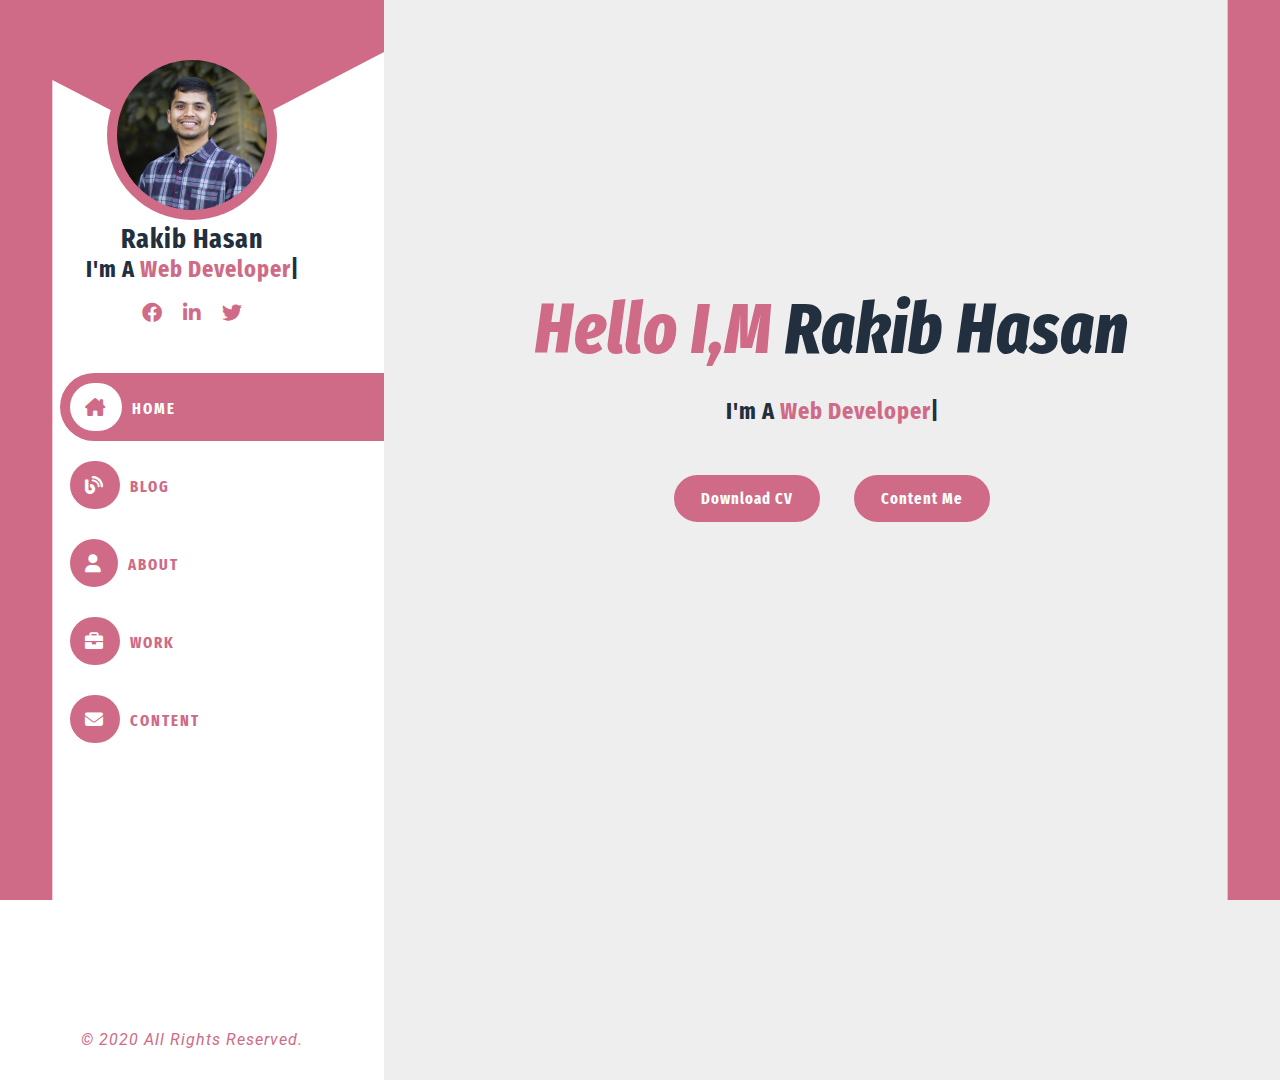
<file: index.html>
<!DOCTYPE html>
<html lang="en">
<head>
    <meta charset="UTF-8">
    <meta http-equiv="X-UA-Compatible" content="IE=edge">
    <meta name="viewport" content="width=device-width, initial-scale=1.0">
    <!-- Template Main Stylesheet  -->
    <link rel="stylesheet" href="assets/css/style.css">
    <!-- Font Awsome Link  -->
    <link rel="stylesheet" href="assets/css/all.min.css">
    <link rel="stylesheet" href="assets/css/fontawesome.min.css">
    <!-- Favicon  -->
    <link rel="icon" type="image/x-icon" href="assets/images/favicon.png">
    <title>Rakib Hasan</title>
</head>
<body class="scrollbar">
    <!-- Preloder  -->
    <div id="preloder">
        <div class="line"></div>
    </div>
    <div class="slider1"></div>
    <div class="slider2"></div>
    <!-- The cursor elements --> 
    <div class="cursor-anim cursor--small"></div>
    <div class="wrapper">
        <!-- Burger Menu Icon  -->
        <div class="toggle-menu-icon">
            <span class="menu-toggle"><i class="fa-solid fa-bars"></i></span>
        </div>
        <!-- Header Starts -->
        <div class="menu-area">
            <header>
                <div class="header-content">
                    <div class="header-photo">
                        <span class="toggle-remove"><i class="fa-solid fa-xmark"></i></span>
                        <img src="assets/images/1.jpg" alt="author">
                    </div>
                    <div class="header-section-divider"></div>
                    <h2>Rakib Hasan</h2>
                    <h3>
                        <span class="block-text">I'm a</span><span class="typing-text"></span><span class="cursor">|</span>
                    </h3>
                </div>
                <div class="header-social">
                    <a href="#" class="cursor-btn"><i class="fa-brands fa-facebook"></i></a>
                    <a href="#" class="cursor-btn"><i class="fa-brands fa-linkedin-in"></i></a>
                    <a href="#" class="cursor-btn"><i class="fa-brands fa-twitter"></i></a>
                </div>
                <!-- Primaiy Menu Links  -->
                <nav class="primary-menu">
                    <ul class="nav-links">
                        <li class="link"><a href="index.html" class="active cursor-btn"><i class="fa-solid fa-house-chimney"></i>Home</a></li>
                        <li class="link"><a href="blog.html" class="cursor-btn"><i class="fa-solid fa-blog"></i>Blog</a></li>
                        <li class="link"><a href="about.html" class="cursor-btn"><i class="fa-solid fa-user "></i>About</a></li>
                        <li class="link"><a href="work.html" class="cursor-btn"><i class="fa-solid fa-briefcase"></i>Work</a></li>
                        <li class="link"><a href="contact.html" class="cursor-btn"><i class="fa-solid fa-envelope"></i>Content</a></li>
                    </ul>
                </nav>
            </header>
            <div class="footer-text">
                <p class="copyright-text">© 2020 All rights reserved.</p>
            </div>
        </div>
        <!-- Header Ends -->
        <!-- Content Starts  -->
        <section class="content-area home-content">
            <h1><span>Hello I,m</span> Rakib Hasan</h1>
            <h3>
                <span class="block-text">I'm a</span><span class="typing-text"></span><span class="cursor">|</span>
            </h3>
            <div class="home-buttons">
                <a href="https://www.dropbox.com/s/h4yl6geziusc0hg/Rakib%20Hasan%20a%20%20Full%20Stack%20Web%20and%20Wrodpress%20Developer%20%28CV%29.pdf?dl=0" target="_blank" class="btn cursor-btn">Download CV</a>
                <a href="contact.html" class="btn cursor-btn">Content Me</a>
            </div>
        </section>
        <!-- Content Ends  -->
        <!-- Mobile Menu(Bottom Mneu) Starts -->
        <div class="mobile-menu">
            <ul>
                <li ><a href="index.html" class="active"><i class="fa-solid fa-house-chimney"></i></a></li>
                <li ><a href="blog.html"><i class="fa-solid fa-blog"></i></a></li>
                <li ><a href="about.html"><i class="fa-solid fa-user "></i></a></li>
                <li ><a href="about.html"><i class="fa-solid fa-briefcase"></i></a></li>
                <li ><a href="contact.html"><i class="fa-solid fa-envelope"></i></a></li>
            </ul>
        </div>
        <!-- Mobile Menu(Bottom Mneu) Ends -->
    </div>
    <!-- GSApP min file -->
    <script src="assets/js/gsap.min.js"></script>
    <script src="assets/js/textplugin.min.js"></script>
    <!-- JQuery 3.6.0  -->
    <script src="assets/js/jquery.min.js"></script>
    <!-- Mixit Up  -->
   <script src="assets/js/mixitup.min.js"></script>
    <!-- Owl Carousel File  -->
    <script src="assets/js/owl.carousel.min.js"></script>
    <!-- Jquery Progressbar file  -->
    <script src="assets/js/jquery-migrate.min.js"></script>
    <script src="assets/js/jquery.waypoints.js"></script>
    <script src="assets/js/jquery.progresspbr.js"></script>
    <!-- Template Main Script  -->
    <script src="assets/js/script.js"></script>
</body>
</html>
</file>
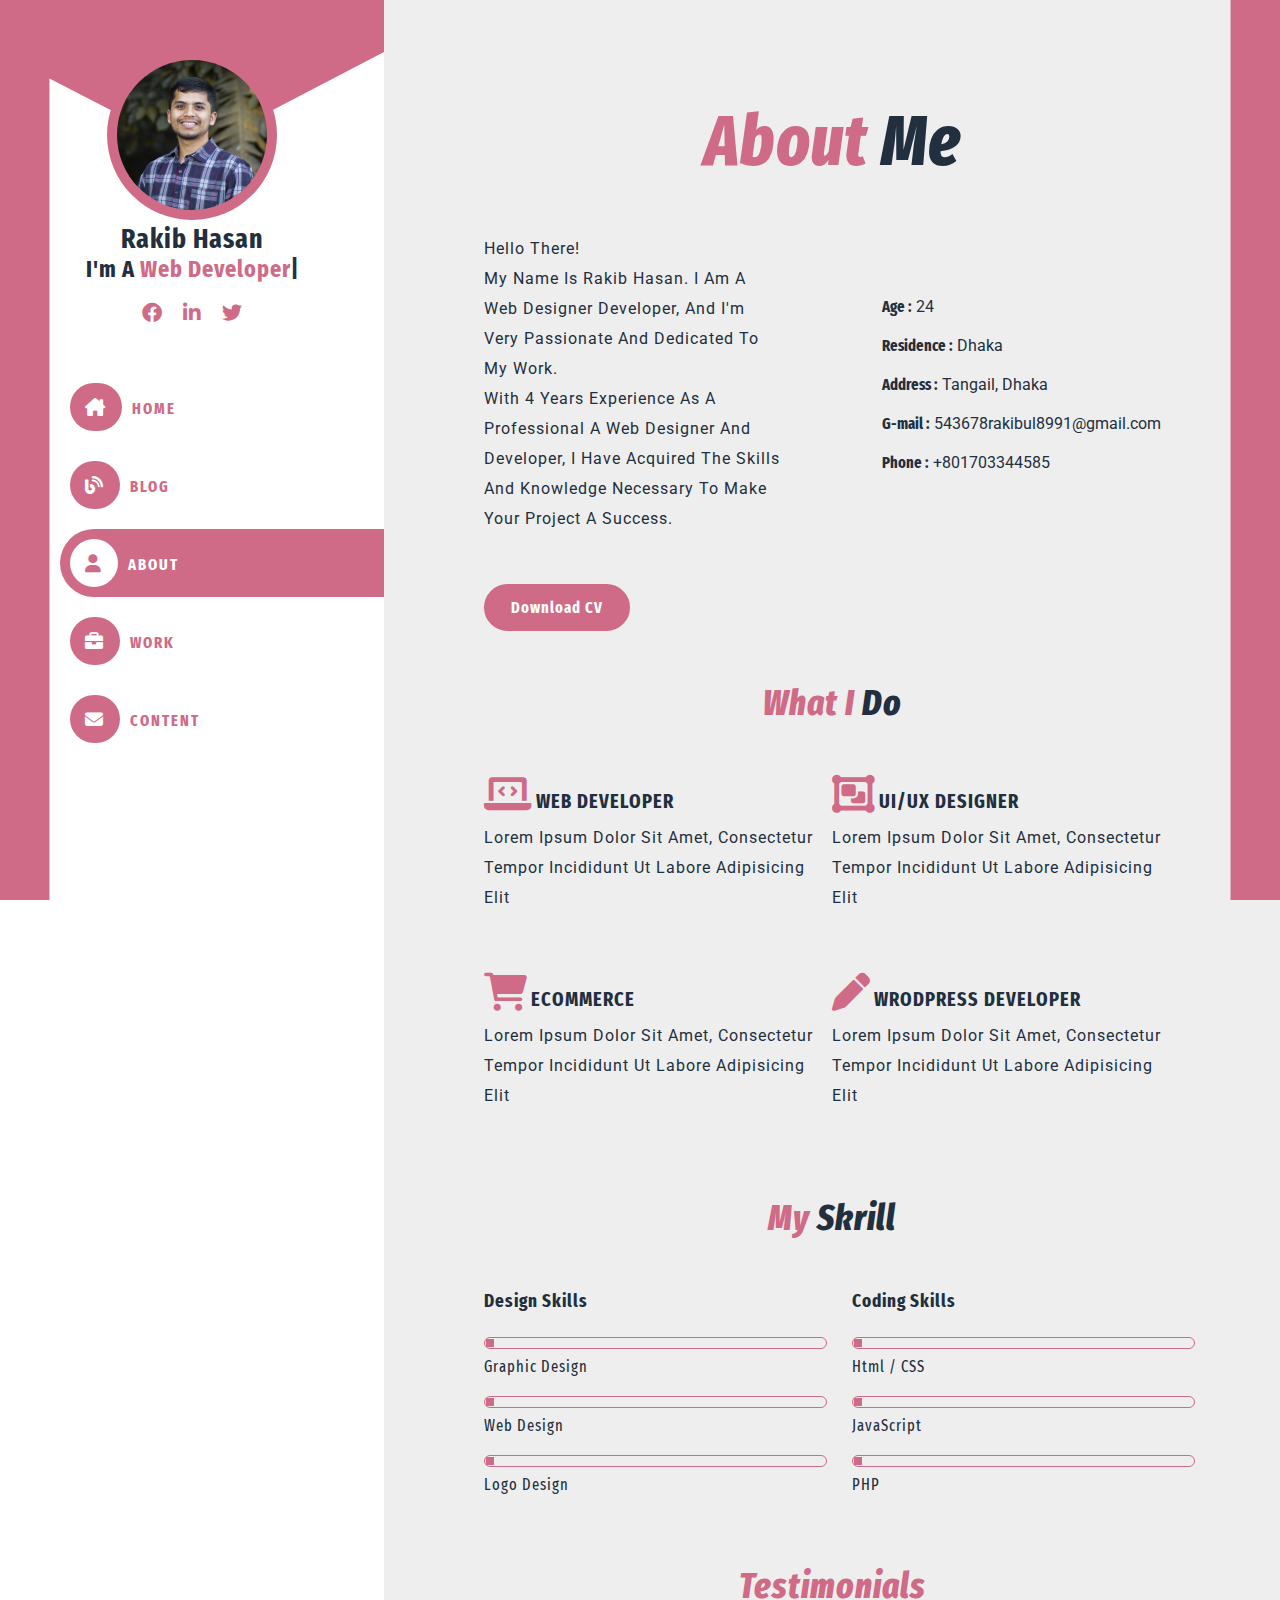
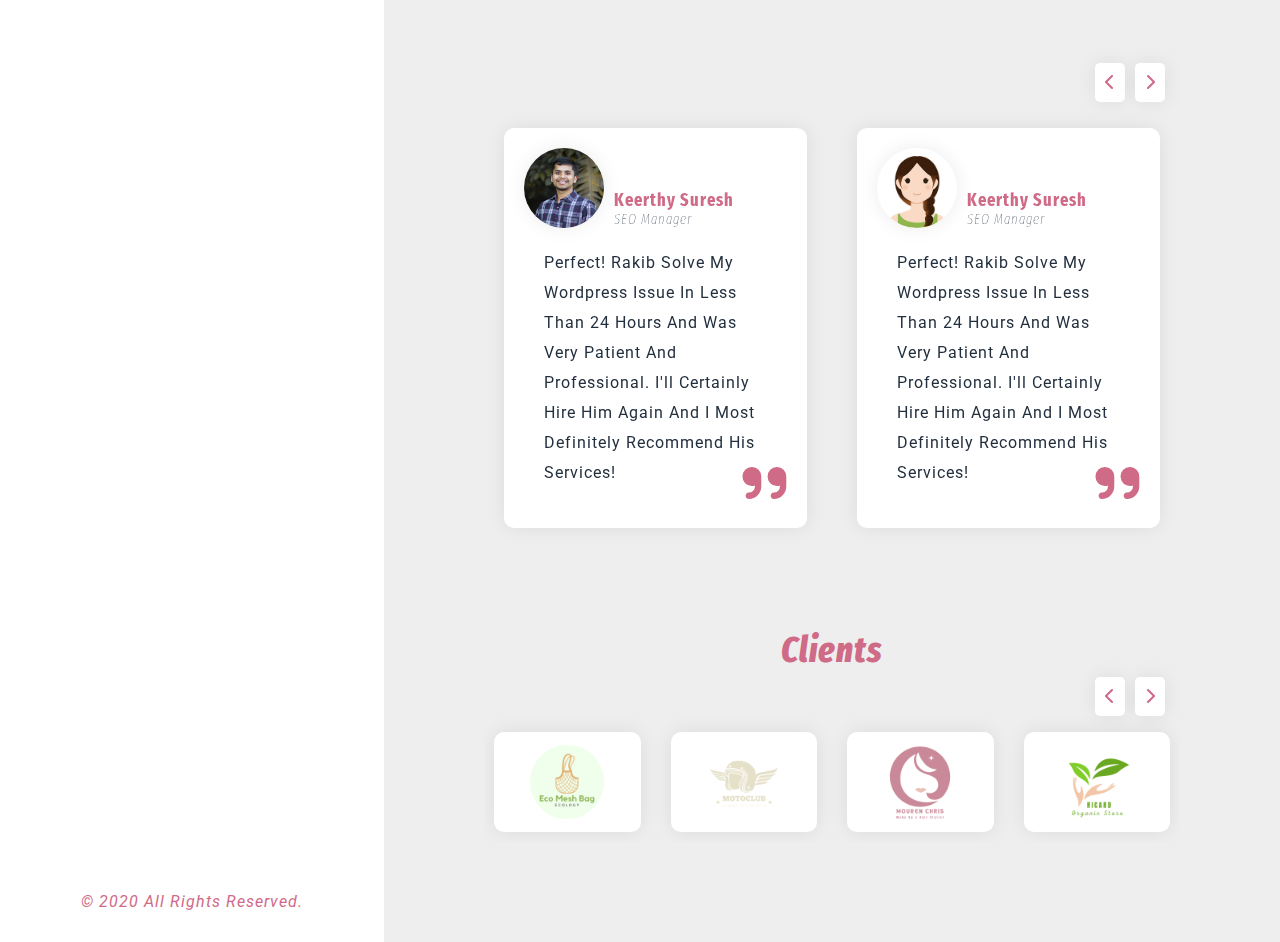
<file: about.html>
<!DOCTYPE html>
<html lang="en">
<head>
    <meta charset="UTF-8">
    <meta http-equiv="X-UA-Compatible" content="IE=edge">
    <meta name="viewport" content="width=device-width, initial-scale=1.0">
    <!-- Template Main Stylesheet  -->
    <link rel="stylesheet" href="assets/css/style.css">
    <!-- Font Awsome Link  -->
    <link rel="stylesheet" href="assets/css/all.min.css">
    <link rel="stylesheet" href="assets/css/fontawesome.min.css">
    <!-- Owl Carousel Link  -->
    <link rel="stylesheet" href="assets/css/owl.carousel.min.css">
    <link rel="stylesheet" href="assets/css/owl.theme.default.min.css">
    <!-- Favicon  -->
    <link rel="icon" type="image/x-icon" href="assets/images/favicon.png">
    <title>Rakib Hasan</title>
</head>
<body class="scrollbar">
    <!-- Preloder  -->
    <div id="preloder">
        <div class="line"></div>
    </div>
    <div class="slider1"></div>
    <div class="slider2"></div>
    <!-- The cursor elements --> 
    <div class="cursor-anim cursor--small"></div>
    <div class="wrapper">
        <!-- Burger Menu Icon  -->
        <div class="toggle-menu-icon">
            <span class="menu-toggle"><i class="fa-solid fa-bars"></i></span>
        </div>
        <!-- Header Area Starts -->
        <div class="menu-area">
            <header>
                <div class="header-content">
                    <div class="header-photo">
                        <span class="toggle-remove"><i class="fa-solid fa-xmark"></i></span>
                        <img src="assets/images/1.jpg" alt="My Profile">
                    </div>
                    <div class="header-section-divider"></div>
                    <h2>Rakib Hasan</h2>
                    <h3>
                        <span class="block-text">I'm a</span><span class="typing-text"></span><span class="cursor">|</span>
                    </h3>
                </div>
                <div class="header-social">
                    <a href="#" class="cursor-btn"><i class="fa-brands fa-facebook"></i></a>
                    <a href="#" class="cursor-btn"><i class="fa-brands fa-linkedin-in"></i></a>
                    <a href="#" class="cursor-btn"><i class="fa-brands fa-twitter"></i></a>
                </div>
                <!-- Primaiy Menu Links  -->
                <nav class="primary-menu">
                    <ul class="nav-links">
                        <li class="link"><a href="index.html" class="cursor-btn"><i class="fa-solid fa-house-chimney"></i>Home</a></li>
                        <li class="link"><a href="blog.html" class="cursor-btn"><i class="fa-solid fa-blog"></i>Blog</a></li>
                        <li class="link"><a href="about.html" class="active cursor-btn"><i class="fa-solid fa-user "></i>About</a></li>
                        <li class="link"><a href="work.html" class="cursor-btn"><i class="fa-solid fa-briefcase"></i>Work</a></li>
                        <li class="link"><a href="contact.html" class="cursor-btn"><i class="fa-solid fa-envelope"></i>Content</a></li>
                    </ul>
                </nav>
            </header>
            <div class="footer-text">
                <p class="copyright-text">© 2020 All rights reserved.</p>
            </div>
        </div>
        <!-- Header Area Ends -->
        <!-- Content / About Starts  -->
        <div class="content-area about-content">
            <div class="page-title"><h1><span>About </span>Me</h1></div>
            <!-- Introduction  -->
            <div class="introduction-wapper">
                <div class="introduction">
                    <div class="my-introduction">
                        <p>Hello there!<br/>
                        My name is Rakib Hasan. I am a Web designer Developer, and I'm very passionate and dedicated to my work.</p>
                        <p>With 4 years experience as a professional a Web designer and Developer, I have acquired the skills and knowledge necessary to make your project a success.
                        </p>
                    </div>
                    <ul>
                        <li><span>Age :</span> 24</li>
                        <li><span>Residence :</span> Dhaka</li>
                        <li><span>Address :</span> Tangail, Dhaka</li>
                        <li><span>G-mail :</span> 543678rakibul8991@gmail.com</li>
                        <li><span>Phone  :</span> +801703344585</li>
                    </ul>
                </div>
                <a href="https://www.dropbox.com/s/h4yl6geziusc0hg/Rakib%20Hasan%20a%20%20Full%20Stack%20Web%20and%20Wrodpress%20Developer%20%28CV%29.pdf?dl=0" target="_blank" class="btn cursor-btn">Download CV</a>
            </div>
            <!-- Services -->
            <div class="services-wrapper">
                <div class="section-title"><h2><span>What i</span> Do</h2></div>
                <div class="services">
                    <div class="services-list">
                        <i class="fa-solid fa-laptop-code"></i>
                        <h3>WEB DEVELOPER</h3>
                        <p>Lorem ipsum dolor sit amet, consectetur tempor incididunt ut labore adipisicing elit</p>
                    </div>
                    <div class="services-list">
                        <i class="fa-solid fa-object-group"></i>
                        <h3>UI/UX DESIGNER</h3>
                        <p>Lorem ipsum dolor sit amet, consectetur tempor incididunt ut labore adipisicing elit</p>
                    </div>
                    <div class="services-list">
                        <i class="fa-solid fa-cart-shopping"></i>
                        <h3>Ecommerce</h3>
                        <p>Lorem ipsum dolor sit amet, consectetur tempor incididunt ut labore adipisicing elit</p>
                    </div>
                    <div class="services-list">
                        <i class="fa-solid fa-pen"></i>
                        <h3>WrodPress DEVELOPER</h3>
                        <p>Lorem ipsum dolor sit amet, consectetur tempor incididunt ut labore adipisicing elit</p>
                    </div>
                </div>
            </div>
            <!-- My Srkill  -->
            <div class="skrill-wrapper">
                <div class="section-title"><h2><span>My </span>Skrill</h2></div>
                <div class="skrills">
                    <div class="coding-skrill">
                        <h3>Design Skills</h3>
                        <div class="single-progressbar">
                            <div class="graphic"></div>
                            <h4>Graphic Design</h4>
                        </div>
                        <div class="single-progressbar">
                            <div class="web"></div>
                            <h4>Web Design</h4>
                        </div>
                        <div class="single-progressbar">
                            <div class="logo"></div>
                            <h4>Logo Design</h4>
                        </div>
                    </div>
                    <div class="design-skrill">
                        <h3>Coding Skills</h3>
                        <div class="single-progressbar">
                            <div class="html"></div>
                            <h4>Html / CSS</h4>
                        </div>
                        <div class="single-progressbar">
                            <div class="javascript"></div>
                            <h4>JavaScript</h4>
                        </div>
                        <div class="single-progressbar">
                            <div class="php"></div>
                            <h4>PHP</h4>
                        </div>
                    </div>
                </div>
            </div>
            <!-- Testimonials  -->
            <div class="testimonials-wrapper">
                <div class="section-title"><h2>Testimonials</h2></div>
                <div class="testimonials">
                    <div class="owl-one owl-carousel owl-theme">
                        <!-- Testimonials 1 -->
                        <div class="item">
                            <div class="author-info">
                                <div class="img"><img src="assets/images/1.jpg" alt="author 2"></div>
                                <div class="info">
                                    <h4 class="author">Keerthy Suresh</h4>
                                    <h5 class="author-position">SEO Manager</h5>
                                </div>
                            </div>
                            <div class="testimonial-text">
                                <p>Perfect! Rakib solve my Wordpress issue in less than 24 hours and was very patient and professional. I'll certainly hire him again and I most definitely recommend his services!</p>
                                <div class="testimonial-icon"><i class="fa-solid fa-quote-right"></i></div>
                            </div>
                        </div>
                        <!-- Testimonials 2 -->
                        <div class="item">
                            <div class="author-info">
                                <div class="img"><img src="assets/images/2.jpg" alt="author 2"></div>
                                <div class="info">
                                    <h4 class="author">Keerthy Suresh</h4>
                                    <h5 class="author-position">SEO Manager</h5>
                                </div>
                            </div>
                            <div class="testimonial-text">
                                <p>Perfect! Rakib solve my Wordpress issue in less than 24 hours and was very patient and professional. I'll certainly hire him again and I most definitely recommend his services!</p>
                                <div class="testimonial-icon"><i class="fa-solid fa-quote-right"></i></div>
                            </div>
                        </div>
                        <!-- Testimonials 3 -->
                        <div class="item">
                            <div class="author-info">
                                <div class="img"><img src="assets/images/1.jpg" alt="author 2"></div>
                                <div class="info">
                                    <h4 class="author">Keerthy Suresh</h4>
                                    <h5 class="author-position">SEO Manager</h5>
                                </div>
                            </div>
                            <div class="testimonial-text">
                                <p>Lorem ipsum dolor sit amet consectetur adipisicing elit. Culpa nemo non ea maiores laboriosam, eius commodi. Molestiae ipsam voluptas rem necessitatibus deserunt quae quas.</p>
                                <div class="testimonial-icon"><i class="fa-solid fa-quote-right"></i></div>
                            </div>
                        </div>
                        <!-- Testimonials 4  -->
                        <div class="item">
                            <div class="author-info">
                                <div class="img"><img src="assets/images/2.jpg" alt="author 2"></div>
                                <div class="info">
                                    <h4 class="author">Keerthy Suresh</h4>
                                    <h5 class="author-position">SEO Manager</h5>
                                </div>
                            </div>
                            <div class="testimonial-text">
                                <p>Lorem ipsum dolor sit amet consectetur adipisicing elit. Culpa nemo non ea maiores laboriosam, eius commodi. Molestiae ipsam voluptas rem necessitatibus deserunt quae quas.</p>
                                <div class="testimonial-icon"><i class="fa-solid fa-quote-right"></i></div>
                            </div>
                        </div>
                    </div>
                </div>
            </div>
            <!-- Client  -->
            <div class="client-wrapper">
                <div class="section-title"><h2>Clients</h2></div>
                <div class="client">
                    <div class="owl-two owl-carousel  owl-theme">
                        <!-- client 1 -->
                        <div class="item">
                            <div class="brand-logo">
                                <img src="assets/images/client1.png" alt="client 1">
                            </div>
                        </div>
                        <!-- client 2 -->
                        <div class="item">
                            <div class="brand-logo">
                                <img src="assets/images/client2.png" alt="client 1">
                            </div>
                        </div>
                        <!-- client 3 -->
                        <div class="item">
                            <div class="brand-logo">
                                <img src="assets/images/client3.png" alt="client 1">
                            </div>
                        </div>
                        <!-- client 4 -->
                        <div class="item">
                            <div class="brand-logo">
                                <img src="assets/images/client4.png" alt="client 1">
                            </div>
                        </div>
                        <!-- client 5 -->
                        <div class="item">
                            <div class="brand-logo">
                                <img src="assets/images/client5.png" alt="client 1">
                            </div>
                        </div>
                        
                    </div>
                </div>
            </div>
        </div>
        <!-- Content / About Ends  -->
        <!-- Mobile Menu(Bottom Mneu) Starts -->
        <div class="mobile-menu">
            <ul>
                <li ><a href="index.html"><i class="fa-solid fa-house-chimney"></i></a></li>
                <li ><a href="blog.html"><i class="fa-solid fa-blog"></i></a></li>
                <li ><a href="about.html" class="active"><i class="fa-solid fa-user "></i></a></li>
                <li ><a href="work.html"><i class="fa-solid fa-briefcase"></i></a></li>
                <li ><a href="contact.html"><i class="fa-solid fa-envelope"></i></a></li>
            </ul>
        </div>
        <!-- Mobile Menu Area (Bottom Mneu) Ends -->
    </div>
    <div class="container"></div>
    <!-- GSApP min file -->
    <script src="assets/js/gsap.min.js"></script>
    <script src="assets/js/textplugin.min.js"></script>
    <!-- JQuery 3.6.0  -->
    <script src="assets/js/jquery.min.js"></script>
    <!-- Mixit Up  -->
   <script src="assets/js/mixitup.min.js"></script>
    <!-- Owl Carousel File  -->
    <script src="assets/js/owl.carousel.min.js"></script>
    <!-- Jquery Progressbar file  -->
    <script src="assets/js/jquery-migrate.min.js"></script>
    <script src="assets/js/jquery.waypoints.js"></script>
    <script src="assets/js/jquery.progresspbr.js"></script>
    <!-- Template Main Script  -->
    <script src="assets/js/script.js"></script>
</body>
</html>
</file>
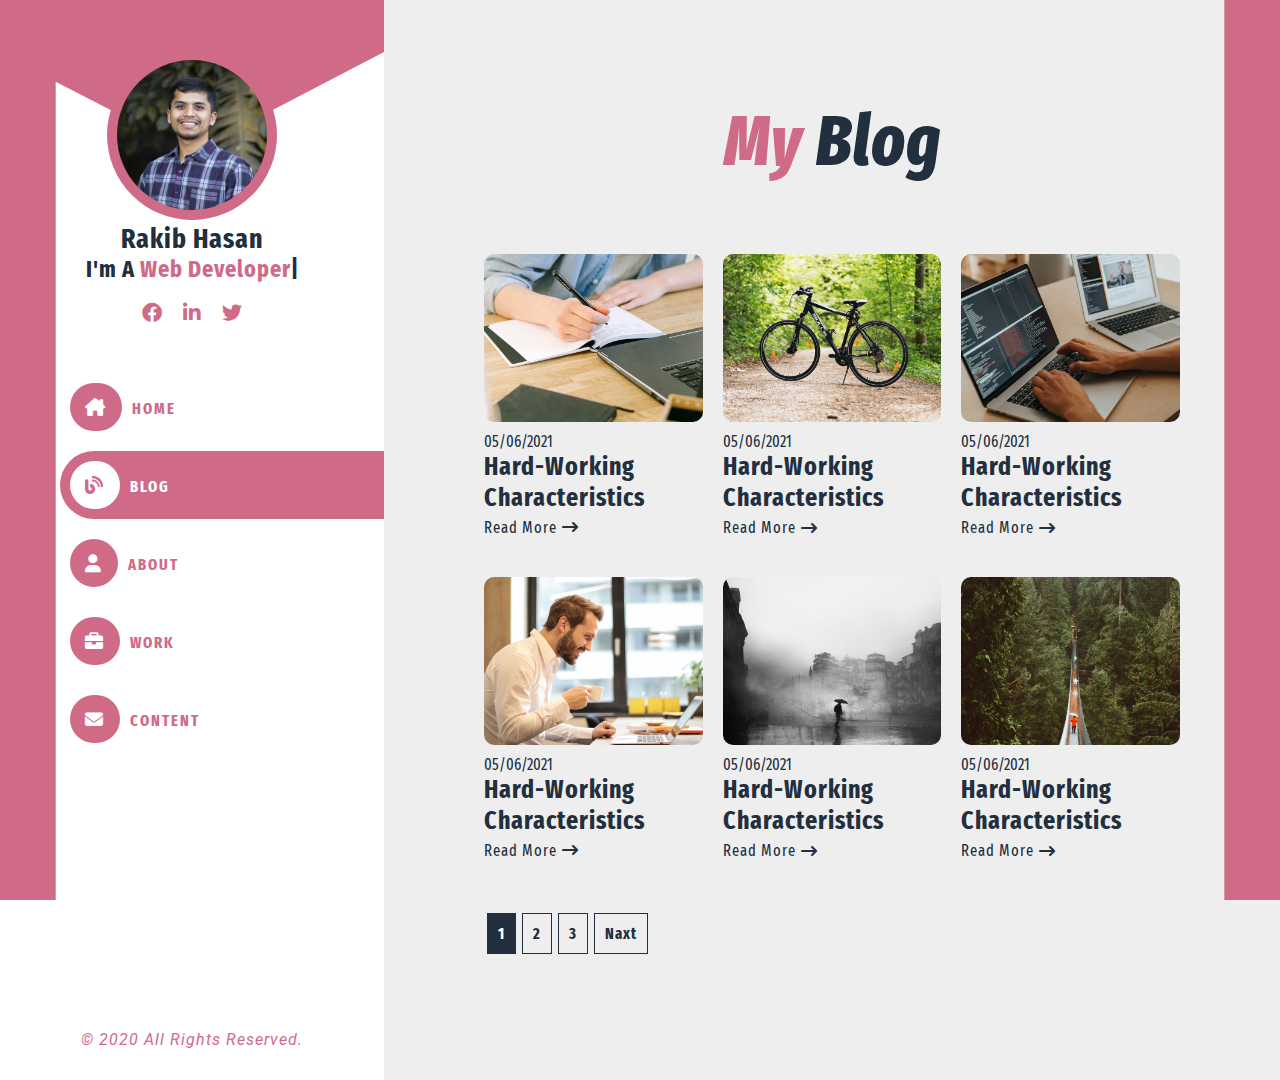
<file: blog.html>
<!DOCTYPE html>
<html lang="en">
<head>
    <meta charset="UTF-8">
    <meta http-equiv="X-UA-Compatible" content="IE=edge">
    <meta name="viewport" content="width=device-width, initial-scale=1.0">
    <!-- Template Main Stylesheet  -->
    <link rel="stylesheet" href="assets/css/style.css">
    <!-- Font Awsome Link  -->
    <link rel="stylesheet" href="assets/css/all.min.css">
    <link rel="stylesheet" href="assets/css/fontawesome.min.css">
    <!-- Favicon  -->
    <link rel="icon" type="image/x-icon" href="assets/images/favicon.png">
    <title>Rakib Hasan</title>
</head>
<body class="scrollbar">
    <!-- Preloder  -->
    <div id="preloder">
        <div class="line"></div>
    </div>
    <div class="slider1"></div>
    <div class="slider2"></div>
    <!-- The cursor elements --> 
    <div class="cursor-anim cursor--small"></div>
    <div class="wrapper">
        <!-- Burger Menu Icon  -->
        <div class="toggle-menu-icon">
            <span class="menu-toggle"><i class="fa-solid fa-bars"></i></span>
        </div>
        <!-- Header Starts -->
        <div class="menu-area">
            <header>
                <div class="header-content">
                    <div class="header-photo">
                        <span class="toggle-remove"><i class="fa-solid fa-xmark"></i></span></i>
                        <img src="assets/images/1.jpg" alt="Author">
                    </div>
                    <div class="header-section-divider"></div>
                    <h2>Rakib Hasan</h2>
                    <h3>
                        <span class="block-text">I'm a</span><span class="typing-text"></span><span class="cursor">|</span>
                    </h3>
                </div>
                <div class="header-social">
                    <a href="#" class="cursor-btn"><i class="fa-brands fa-facebook"></i></a>
                    <a href="#" class="cursor-btn"><i class="fa-brands fa-linkedin-in"></i></a>
                    <a href="#" class="cursor-btn"><i class="fa-brands fa-twitter"></i></a>
                </div>
                <!-- Primaiy Menu Links  -->
                <nav class="primary-menu">
                    <ul class="nav-links">
                        <li class="link"><a href="index.html" class="cursor-btn"><i class="fa-solid fa-house-chimney"></i>Home</a></li>
                        <li class="link"><a href="blog.html" class="active cursor-btn"><i class="fa-solid fa-blog"></i>Blog</a></li>
                        <li class="link"><a href="about.html" class="cursor-btn"><i class="fa-solid fa-user "></i>About</a></li>
                        <li class="link"><a href="work.html" class="cursor-btn"><i class="fa-solid fa-briefcase"></i>Work</a></li>
                        <li class="link"><a href="contact.html" class="cursor-btn"><i class="fa-solid fa-envelope"></i>Content</a></li>
                    </ul>
                </nav>
            </header>
            <div class="footer-text">
                <p class="copyright-text">© 2020 All rights reserved.</p>
            </div>
        </div>
        <!-- Header Ends -->
        <!-- Content / Blog Start  -->
        <div class="blog-wrapper">
            <div class="page-title"><h1><span>My </span>Blog</h1></div>
            <div class="blog">
                <div class="blog-section-content">
                    <!-- Blog 1 -->
                    <div class="blog-card">
                        <a href="single-blog-post.html">
                            <div class="blog-thumbnail">
                                <img src="assets/images/blog-1.jpg" alt="blog 1">
                            </div>
                        </a>
                        <span class="date">05/06/2021</span>
                        <a href="single-blog-post.html" class="blog-card-title cursor-btn"><h2>hard-Working Characteristics</h2></a>
                        <a href="single-blog-post.html" class="read-more-btn cursor-btn">read more <i class="fa-solid fa-arrow-right-long"></i></a>
                    </div>
                    <!-- Blog 2 -->
                    <div class="blog-card">
                        <a href="single-blog-post.html">
                            <div class="blog-thumbnail">
                                <img src="assets/images/blog-2.jpg" alt="blog 2">
                            </div>
                        </a>
                        <span class="date">05/06/2021</span>
                        <a href="single-blog-post.html" class="blog-card-title cursor-btn"><h2>hard-Working Characteristics</h2></a>
                        <a href="single-blog-post.html" class="read-more-btn cursor-btn">read more <i class="fa-solid fa-arrow-right-long"></i></a>
                    </div>
                    <!-- Blog 3 -->
                    <div class="blog-card">
                        <a href="single-blog-post.html">
                            <div class="blog-thumbnail">
                                <img src="assets/images/blog-3.jpg" alt="blog 3">
                            </div>
                        </a>
                        <span class="date">05/06/2021</span>
                        <a href="single-blog-post.html" class="blog-card-title cursor-btn"><h2>hard-Working Characteristics</h2></a>
                        <a href="single-blog-post.html" class="read-more-btn cursor-btn">read more <i class="fa-solid fa-arrow-right-long"></i></a>
                    </div>
                    <!-- Blog 4 -->
                    <div class="blog-card">
                        <a href="single-blog-post.html">
                            <div class="blog-thumbnail">
                                <img src="assets/images/blog-4.jpg" alt="blog 4">
                            </div>
                        </a>
                        <span class="date">05/06/2021</span>
                        <a href="single-blog-post.html" class="blog-card-title cursor-btn"><h2>hard-Working Characteristics</h2></a>
                        <a href="single-blog-post.html" class="read-more-btn cursor-btn">read more <i class="fa-solid fa-arrow-right-long"></i></a>
                    </div>
                    <!-- Blog 5 -->
                    <div class="blog-card">
                        <a href="single-blog-post.html">
                            <div class="blog-thumbnail">
                                <img src="assets/images/blog-5.jpg" alt="blog 5">
                            </div>
                        </a>
                        <span class="date">05/06/2021</span>
                        <a href="single-blog-post.html" class="blog-card-title cursor-btn"><h2>hard-Working Characteristics</h2></a>
                        <a href="single-blog-post.html" class="read-more-btn cursor-btn">read more <i class="fa-solid fa-arrow-right-long"></i></a>
                    </div>
                    <!-- Blog 6 -->
                    <div class="blog-card">
                        <a href="single-blog-post.html">
                            <div class="blog-thumbnail">
                                <img src="assets/images/blog-6.jpg" alt="blog 6">
                            </div>
                        </a>
                        <span class="date">05/06/2021</span>
                        <a href="single-blog-post.html" class="blog-card-title cursor-btn"><h2>hard-Working Characteristics</h2></a>
                        <a href="single-blog-post.html" class="read-more-btn cursor-btn">read more <i class="fa-solid fa-arrow-right-long"></i></a>
                    </div>
                </div>
                <!-- Blog Post Pagination  -->
                <div class="pagination">
                    <ul>
                        <li><a href="#" class="active cursor-btn">1</a></li>
                        <li><a href="#" class="cursor-btn">2</a></li>
                        <li><a href="#" class="cursor-btn">3</a></li>
                        <li><a href="#" class="cursor-btn">naxt</a></li>
                    </ul>
                </div>
            </div>
        </div>
        <!-- Content / Blog Ends  -->
        <!-- Mobile Menu(Bottom Mneu) Starts -->
        <div class="mobile-menu">
            <ul>
                <li ><a href="index.html"><i class="fa-solid fa-house-chimney"></i></a></li>
                <li ><a href="blog.html" class="active"><i class="fa-solid fa-blog"></i></a></li>
                <li ><a href="about.html"><i class="fa-solid fa-user "></i></a></li>
                <li ><a href="work.html"><i class="fa-solid fa-briefcase"></i></a></li>
                <li ><a href="contact.html"><i class="fa-solid fa-envelope"></i></a></li>
            </ul>
        </div>
        <!-- Mobile Menu(Bottom Mneu) Ends -->
    </div>
    <div class="container"></div>
    <!-- GSApP min file -->
    <script src="assets/js/gsap.min.js"></script>
    <script src="assets/js/textplugin.min.js"></script>
    <!-- JQuery 3.6.0  -->
    <script src="assets/js/jquery.min.js"></script>
    <!-- Mixit Up  -->
   <script src="assets/js/mixitup.min.js"></script>
    <!-- Owl Carousel File  -->
    <script src="assets/js/owl.carousel.min.js"></script>
    <!-- Jquery Progressbar file  -->
    <script src="assets/js/jquery-migrate.min.js"></script>
    <script src="assets/js/jquery.waypoints.js"></script>
    <script src="assets/js/jquery.progresspbr.js"></script>
    <!-- Template Main Script  -->
    <script src="assets/js/script.js"></script>
</body>
</html>
</file>
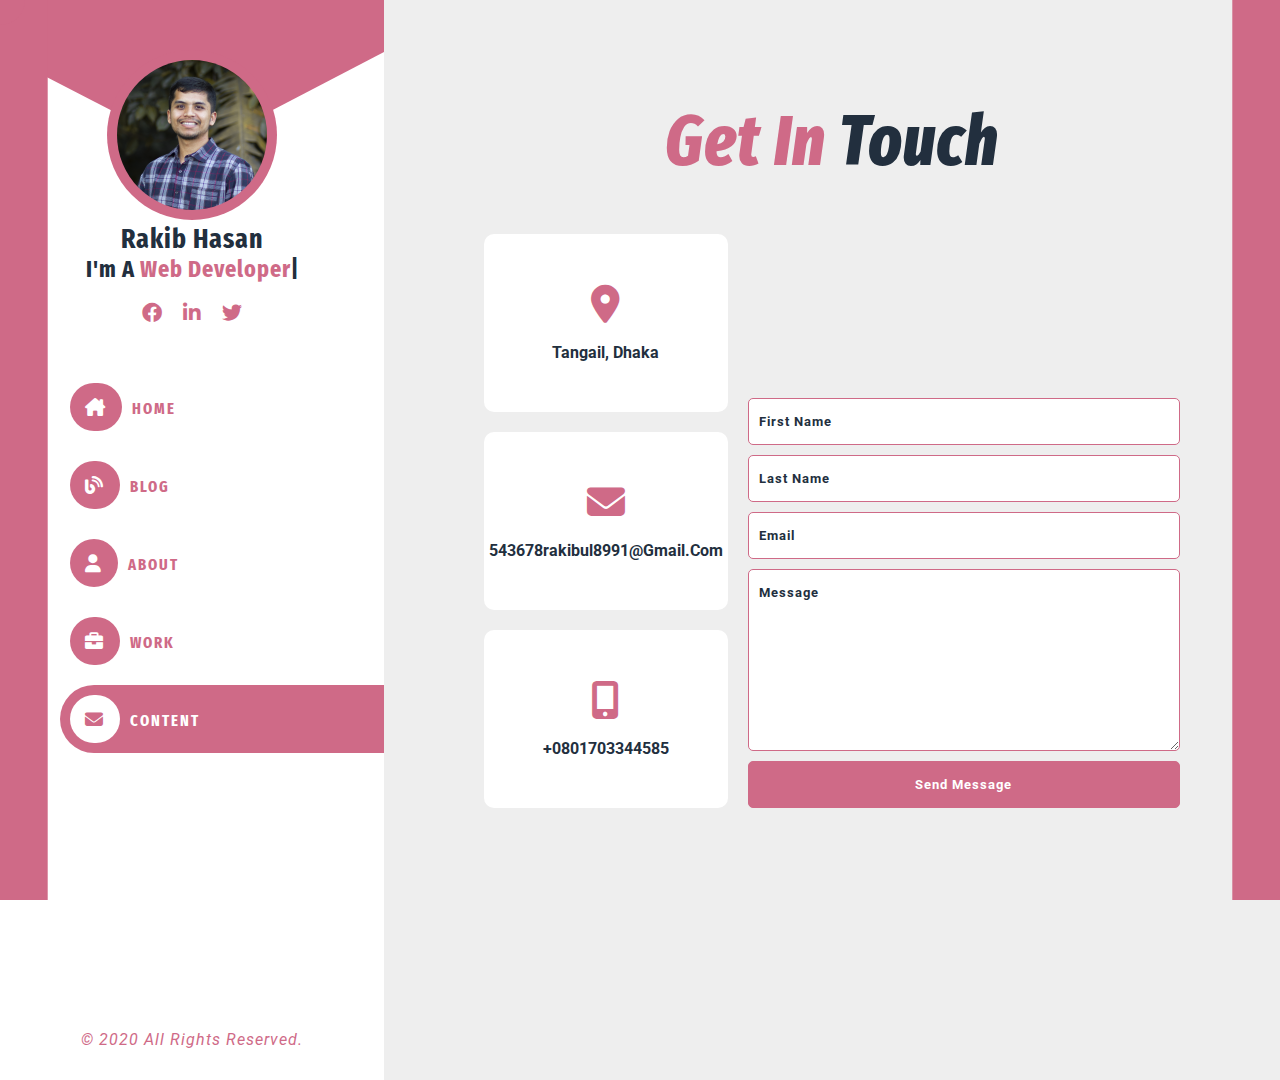
<file: contact.html>
<!DOCTYPE html>
<html lang="en">
<head>
    <meta charset="UTF-8">
    <meta http-equiv="X-UA-Compatible" content="IE=edge">
    <meta name="viewport" content="width=device-width, initial-scale=1.0">
    <!-- Template Main Stylesheet  -->
    <link rel="stylesheet" href="assets/css/style.css">
    <!-- Font Awsome Link  -->
    <link rel="stylesheet" href="assets/css/all.min.css">
    <link rel="stylesheet" href="assets/css/fontawesome.min.css">
    <!-- Favicon  -->
    <link rel="icon" type="image/x-icon" href="assets/images/favicon.png">
    <title>Rakib Hasan</title>
</head>
<body class="scrollbar">
    <!-- Preloder  -->
    <div id="preloder">
        <div class="line"></div>
    </div>
    <div class="slider1"></div>
    <div class="slider2"></div>
    <!-- The cursor elements --> 
    <div class="cursor-anim cursor--small"></div>
    <div class="wrapper">
        <!-- Burger Menu Icon  -->
        <div class="toggle-menu-icon">
            <span class="menu-toggle"><i class="fa-solid fa-bars"></i></span>
        </div>
        <!-- Header Starts -->
        <div class="menu-area">
            <header>
                <div class="header-content">
                    <div class="header-photo">
                        <span class="toggle-remove"><i class="fa-solid fa-xmark"></i></span></i>
                        <img src="assets/images/1.jpg" alt="My Profile">
                    </div>
                    <div class="header-section-divider"></div>
                    <h2>Rakib Hasan</h2>
                    <h3>
                        <span class="block-text">I'm a</span><span class="typing-text"></span><span class="cursor">|</span>
                    </h3>
                </div>
                <div class="header-social">
                    <a href="#" class="cursor-btn"><i class="fa-brands fa-facebook"></i></a>
                    <a href="#" class="cursor-btn"><i class="fa-brands fa-linkedin-in"></i></a>
                    <a href="#" class="cursor-btn"><i class="fa-brands fa-twitter"></i></a>
                </div>
                <!-- Primaiy Menu Links  -->
                <nav class="primary-menu">
                    <ul class="nav-links">
                        <li class="link"><a href="index.html" class="cursor-btn"><i class="fa-solid fa-house-chimney"></i>Home</a></li>
                        <li class="link"><a href="blog.html" class="cursor-btn"><i class="fa-solid fa-blog"></i>Blog</a></li>
                        <li class="link"><a href="about.html" class="cursor-btn"><i class="fa-solid fa-user "></i>About</a></li>
                        <li class="link"><a href="work.html" class="cursor-btn"><i class="fa-solid fa-briefcase"></i>Work</a></li>
                        <li class="link"><a href="contact.html" class="active cursor-btn"><i class="fa-solid fa-envelope"></i>Content</a></li>
                    </ul>
                </nav>
            </header>
            <div class="footer-text">
                <p class="copyright-text">© 2020 All rights reserved.</p>
            </div>
        </div>
        <!-- Header Ends -->
        <!-- Content / Contact Start  -->
        <div class="contact-wrapper">
            <div class="page-title"><h1><span>get in </span>touch</h1></div>
            <div class="contact">
                <div class="contact-info">
                    <div class="contact-info-single">
                        <i class="fa-solid fa-location-dot"></i>
                        <span>Tangail, Dhaka</span>
                    </div>
                    <div class="contact-info-single">
                        <i class="fa-solid fa-envelope"></i>
                        <span>543678rakibul8991@gmail.com</span>
                    </div>
                    <div class="contact-info-single">
                        <i class="fa-solid fa-mobile-screen-button"></i>
                        <span>+0801703344585</span>
                    </div>
                </div>
                <div class="contact-form">
                    <div class="contact-map">
                        <iframe class="google-map" src="https://www.google.com/maps/embed?pb=!1m18!1m12!1m3!1d378841.9235500798!2d-0.11709644602109054!3d51.4066698216951!2m3!1f0!2f0!3f0!3m2!1i1024!2i768!4f13.1!3m3!1m2!1s0x4876034aa32d9adf%3A0x9600b65b9ed86dcd!2sAlie%20St%2C%20London%2C%20UK!5e0!3m2!1sen!2sbd!4v1654667165206!5m2!1sen!2sbd" style="border:0;" allowfullscreen="" loading="lazy" referrerpolicy="no-referrer-when-downgrade"></iframe>
                    </div>
                    <form action="">
                        <div class="form-name">
                            <input type="text" placeholder="first name">
                            <input type="text" placeholder="last name">
                        </div>
                        <input type="text" placeholder="email">
                        <textarea name="" id="" cols="30" rows="10">message</textarea>
                        <button class="cursor-btn">send message</button>
                    </form>
                </div>
            </div>
        </div>
        <!-- Content / Contact Ends  -->
        <!-- Mobile Menu(Bottom Mneu) Starts -->
        <div class="mobile-menu">
            <ul>
                <li ><a href="index.html"><i class="fa-solid fa-house-chimney"></i></a></li>
                <li ><a href="blog.html"><i class="fa-solid fa-blog"></i></a></li>
                <li ><a href="about.html"><i class="fa-solid fa-user "></i></a></li>
                <li ><a href="work.html"><i class="fa-solid fa-briefcase"></i></a></li>
                <li ><a href="contact.html" class="active"><i class="fa-solid fa-envelope"></i></a></li>
            </ul>
        </div>
        <!-- Mobile Menu(Bottom Mneu) Ends -->
    </div>
    <div class="container"></div>
    <!-- GSApP min file -->
    <script src="assets/js/gsap.min.js"></script>
    <script src="assets/js/textplugin.min.js"></script>
    <!-- JQuery 3.6.0  -->
    <script src="assets/js/jquery.min.js"></script>
    <!-- Mixit Up  -->
   <script src="assets/js/mixitup.min.js"></script>
    <!-- Owl Carousel File  -->
    <script src="assets/js/owl.carousel.min.js"></script>
    <!-- Jquery Progressbar file  -->
    <script src="assets/js/jquery-migrate.min.js"></script>
    <script src="assets/js/jquery.waypoints.js"></script>
    <script src="assets/js/jquery.progresspbr.js"></script>
    <!-- Template Main Script  -->
    <script src="assets/js/script.js"></script>
</body>
</html>
</file>
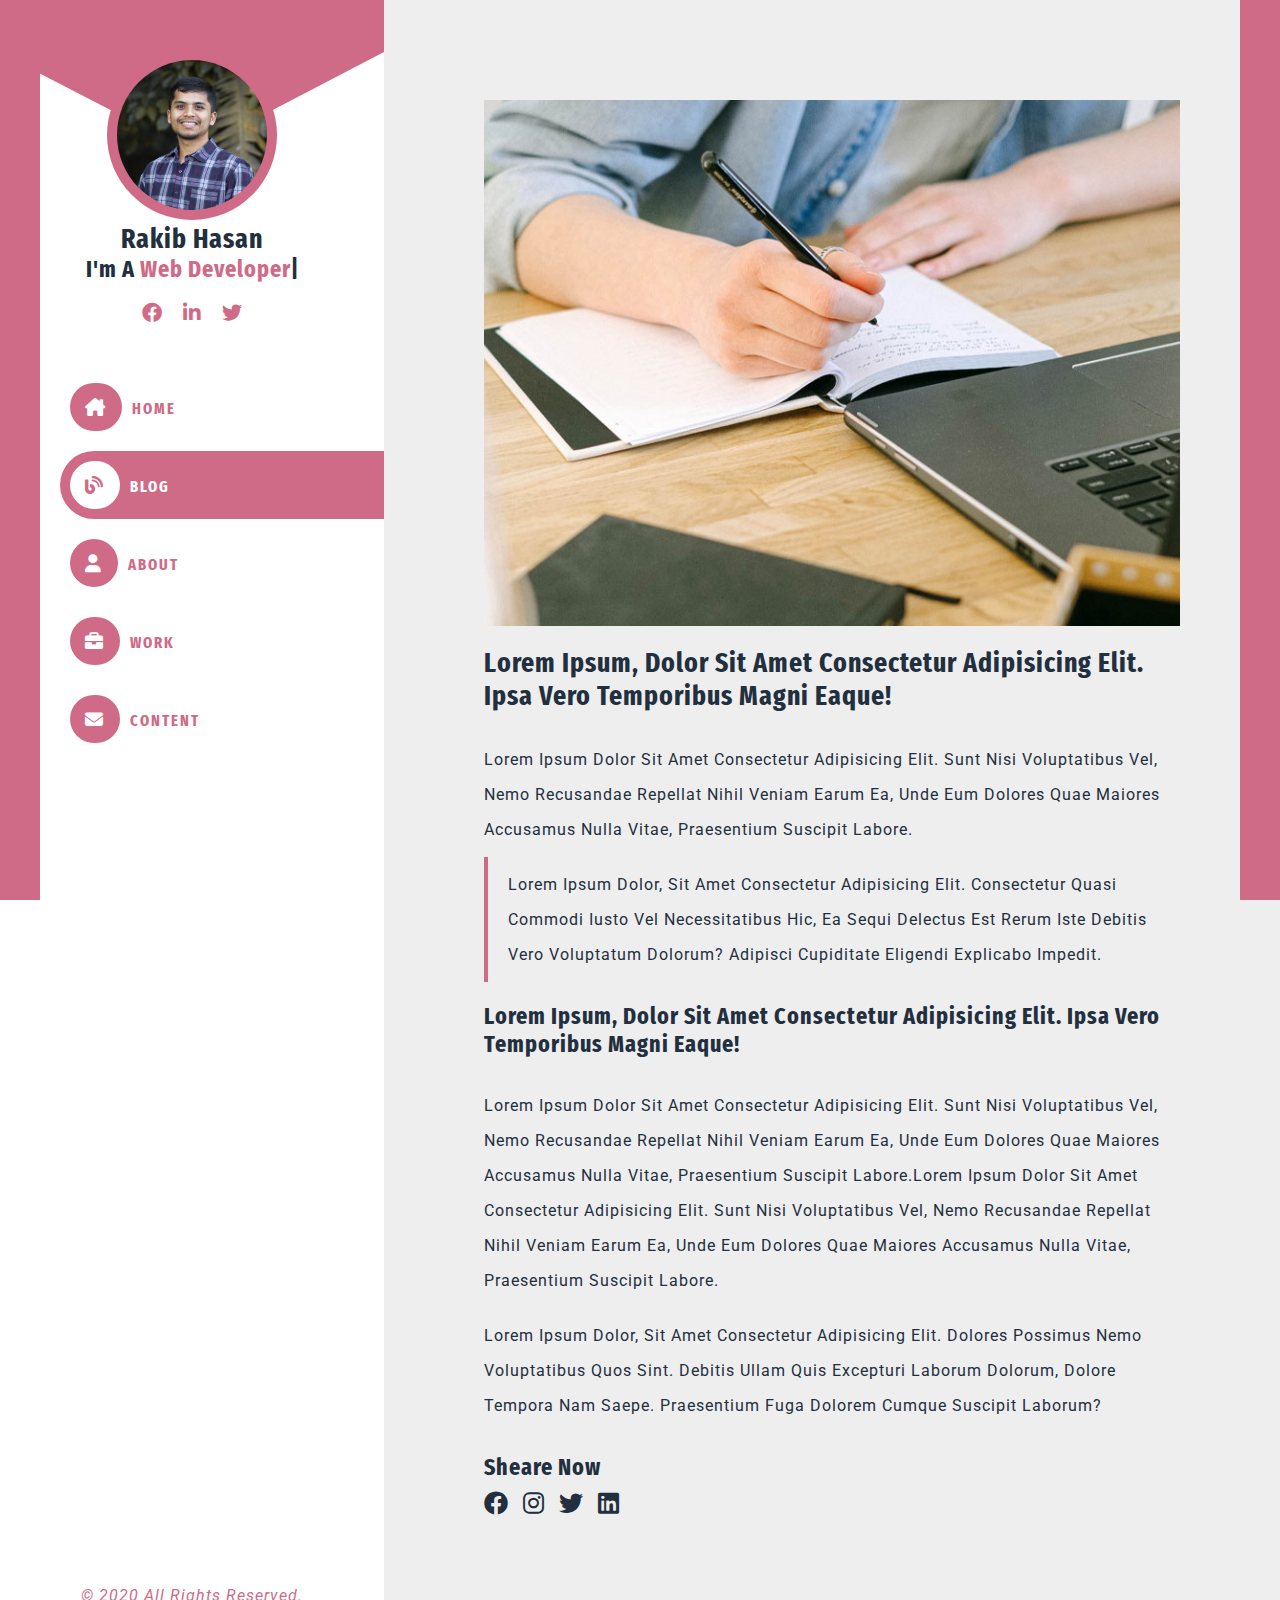
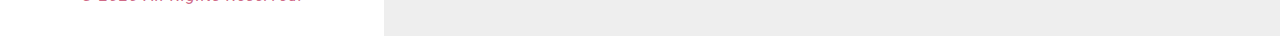
<file: single-blog-post.html>
<!DOCTYPE html>
<html lang="en">
<head>
    <meta charset="UTF-8">
    <meta http-equiv="X-UA-Compatible" content="IE=edge">
    <meta name="viewport" content="width=device-width, initial-scale=1.0">
    <!-- Template Main Stylesheet  -->
    <link rel="stylesheet" href="assets/css/style.css">
    <!-- Font Awsome Link  -->
    <link rel="stylesheet" href="assets/css/all.min.css">
    <link rel="stylesheet" href="assets/css/fontawesome.min.css">
    <!-- Favicon  -->
    <link rel="icon" type="image/x-icon" href="assets/images/favicon.png">
    <title>Rakib Hasan</title>
</head>
<body class="scrollbar">
    <!-- Preloder  -->
    <div id="preloder">
        <div class="line"></div>
    </div>
    <div class="slider1"></div>
    <div class="slider2"></div>
    <!-- The cursor elements --> 
    <div class="cursor-anim cursor--small"></div>
    <div class="wrapper">
        <!-- Burger Menu Icon  -->
        <div class="toggle-menu-icon">
            <span class="menu-toggle"><i class="fa-solid fa-bars"></i></span>
        </div>
        <!-- Header Starts -->
        <div class="menu-area">
            <header>
                <div class="header-content">
                    <div class="header-photo">
                        <span class="toggle-remove"><i class="fa-solid fa-xmark"></i></span></i>
                        <img src="assets/images/1.jpg" alt="My Profile">
                    </div>
                    <div class="header-section-divider"></div>
                    <h2>Rakib Hasan</h2>
                    <h3>
                        <span class="block-text">I'm a</span><span class="typing-text"></span><span class="cursor">|</span>
                    </h3>
                </div>
                <div class="header-social">
                    <a href="#" class="cursor-btn"><i class="fa-brands fa-facebook"></i></a>
                    <a href="#" class="cursor-btn"><i class="fa-brands fa-linkedin-in"></i></a>
                    <a href="#" class="cursor-btn"><i class="fa-brands fa-twitter"></i></a>
                </div>
                <!-- Primaiy Menu Links  -->
                <nav class="primary-menu">
                    <ul class="nav-links">
                        <li class="link"><a href="index.html" class="cursor-btn"><i class="fa-solid fa-house-chimney"></i>Home</a></li>
                        <li class="link"><a href="blog.html" class="active cursor-btn"><i class="fa-solid fa-blog"></i>Blog</a></li>
                        <li class="link"><a href="about.html" class="cursor-btn"><i class="fa-solid fa-user "></i>About</a></li>
                        <li class="link"><a href="work.html" class="cursor-btn"><i class="fa-solid fa-briefcase"></i>Work</a></li>
                        <li class="link"><a href="contact.html" class="cursor-btn"><i class="fa-solid fa-envelope"></i>Content</a></li>
                    </ul>
                </nav>
            </header>
            <div class="footer-text">
                <p class="copyright-text">© 2020 All rights reserved.</p>
            </div>
        </div>
        <!-- Header Ends -->
        <!-- Content / Blog Content Start  -->
        <div class="single-blog-post-wrapper">
            <div class="post-thumbnail">
                <img src="assets/images/blog-1.jpg" alt="blog 1">
            </div>
            <div class="post-content">
                <h2>Lorem ipsum, dolor sit amet consectetur adipisicing elit. Ipsa vero temporibus magni eaque!</h2>
                <p>Lorem ipsum dolor sit amet consectetur adipisicing elit. Sunt nisi voluptatibus vel, nemo recusandae repellat nihil veniam earum ea, unde eum dolores quae maiores accusamus nulla vitae, praesentium suscipit labore.</p>
                <div class="inner-post-centent">
                    <p>Lorem ipsum dolor, sit amet consectetur adipisicing elit. Consectetur quasi commodi iusto vel necessitatibus hic, ea sequi delectus est rerum iste debitis vero voluptatum dolorum? Adipisci cupiditate eligendi explicabo impedit.</p>
                </div>
                <h3>Lorem ipsum, dolor sit amet consectetur adipisicing elit. Ipsa vero temporibus magni eaque!</h3>
                <p>Lorem ipsum dolor sit amet consectetur adipisicing elit. Sunt nisi voluptatibus vel, nemo recusandae repellat nihil veniam earum ea, unde eum dolores quae maiores accusamus nulla vitae, praesentium suscipit labore.Lorem ipsum dolor sit amet consectetur adipisicing elit. Sunt nisi voluptatibus vel, nemo recusandae repellat nihil veniam earum ea, unde eum dolores quae maiores accusamus nulla vitae, praesentium suscipit labore.</p>
                <p>Lorem ipsum dolor, sit amet consectetur adipisicing elit. Dolores possimus nemo voluptatibus quos sint. Debitis ullam quis excepturi laborum dolorum, dolore tempora nam saepe. Praesentium fuga dolorem cumque suscipit laborum?</p>
            </div>
            <div class="post-sheare-social">
                <h3>sheare now</h3>
                <a href="#" class="cursor-btn"><i class="fa-brands fa-facebook"></i></a>
                <a href="#" class="cursor-btn"><i class="fa-brands fa-instagram"></i></a>
                <a href="#" class="cursor-btn"><i class="fa-brands fa-twitter"></i></a>
                <a href="#" class="cursor-btn"><i class="fa-brands fa-linkedin"></i></a>
            </div>
        </div>
        <!-- Content / Blog Content Ends  -->
        <!-- Mobile Menu(Bottom Mneu) Starts -->
        <div class="mobile-menu">
            <ul>
                <li ><a href="index.html"><i class="fa-solid fa-house-chimney"></i></a></li>
                <li ><a href="blog.html" class="active"><i class="fa-solid fa-blog"></i></a></li>
                <li ><a href="about.html"><i class="fa-solid fa-user "></i></a></li>
                <li ><a href="work.html"><i class="fa-solid fa-briefcase"></i></a></li>
                <li ><a href="contact.html"><i class="fa-solid fa-envelope"></i></a></li>
            </ul>
        </div>
        <!-- Mobile Menu(Bottom Mneu) Ends -->
    </div>
    <div class="container"></div>
    <!-- GSApP min file -->
    <script src="assets/js/gsap.min.js"></script>
    <script src="assets/js/textplugin.min.js"></script>
    <!-- JQuery 3.6.0  -->
    <script src="assets/js/jquery.min.js"></script>
    <!-- Mixit Up  -->
   <script src="assets/js/mixitup.min.js"></script>
    <!-- Owl Carousel File  -->
    <script src="assets/js/owl.carousel.min.js"></script>
    <!-- Jquery Progressbar file  -->
    <script src="assets/js/jquery-migrate.min.js"></script>
    <script src="assets/js/jquery.waypoints.js"></script>
    <script src="assets/js/jquery.progresspbr.js"></script>
    <!-- Template Main Script  -->
    <script src="assets/js/script.js"></script>
</body>
</html>
</file>
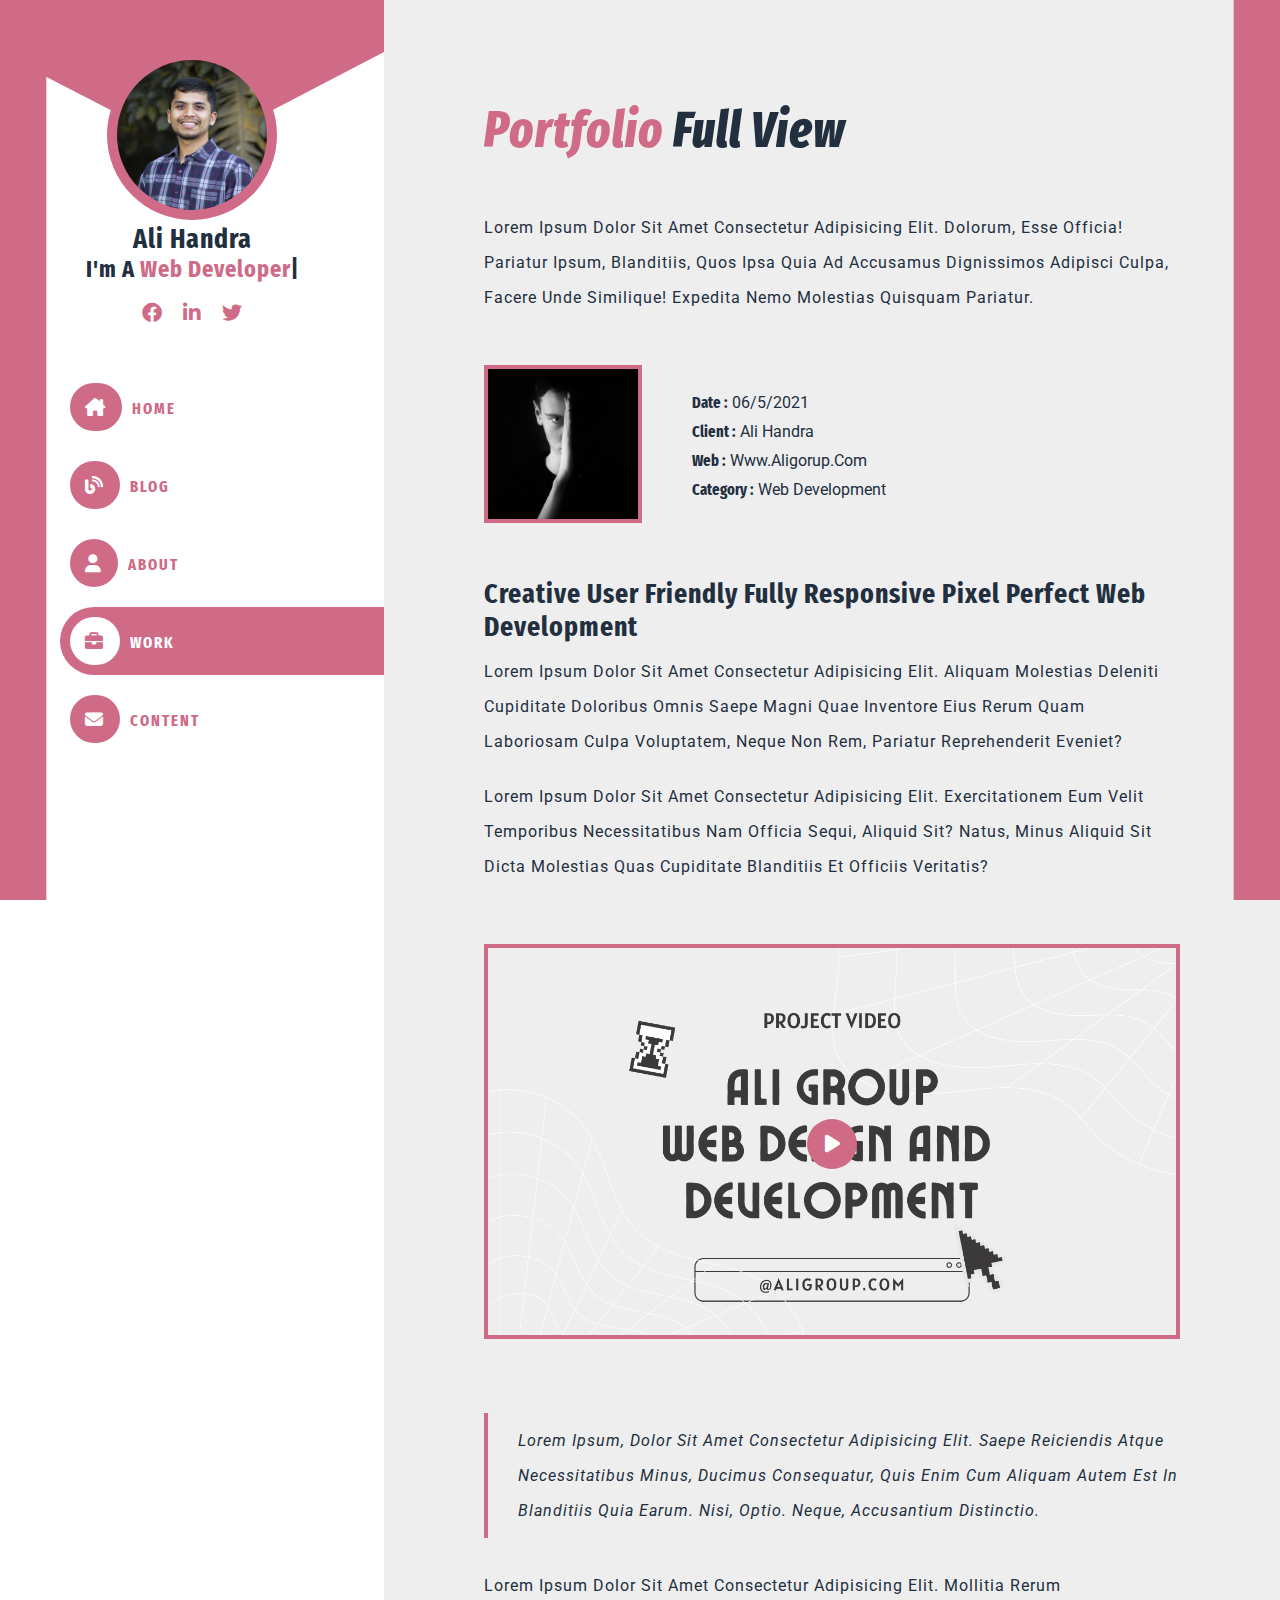
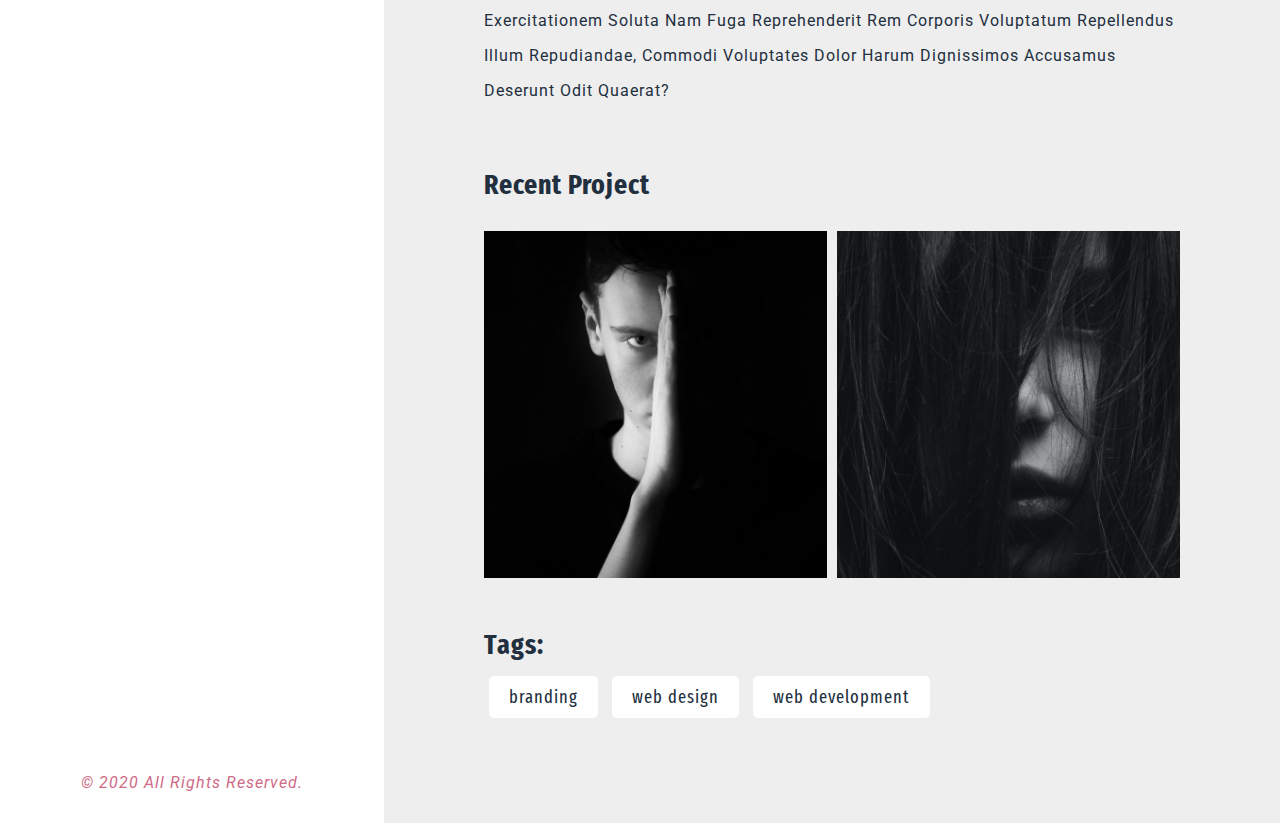
<file: single-portfolio.html>
<!DOCTYPE html>
<html lang="en">
<head>
    <meta charset="UTF-8">
    <meta http-equiv="X-UA-Compatible" content="IE=edge">
    <meta name="viewport" content="width=device-width, initial-scale=1.0">
    <!-- Template Main Stylesheet  -->
    <link rel="stylesheet" href="assets/css/style.css">
    <!-- Font Awsome Link  -->
    <link rel="stylesheet" href="assets/css/all.min.css">
    <link rel="stylesheet" href="assets/css/fontawesome.min.css">
    <!-- Favicon  -->
    <link rel="icon" type="image/x-icon" href="assets/images/favicon.png">
    <title>Ali Handra</title>
</head>
<body class="scrollbar">
    <!-- Preloder  -->
    <div id="preloder">
        <div class="line"></div>
    </div>
    <div class="slider1"></div>
    <div class="slider2"></div>
    <!-- The cursor elements --> 
    <div class="cursor-anim cursor--small"></div>
    <div class="wrapper">
        <!-- Burger Menu Icon  -->
        <div class="toggle-menu-icon">
            <span class="menu-toggle"><i class="fa-solid fa-bars"></i></span>
        </div>
        <!-- Header Starts -->
        <div class="menu-area">
            <header>
                <div class="header-content">
                    <div class="header-photo">
                        <span class="toggle-remove"><i class="fa-solid fa-xmark"></i></span>
                        <img src="assets/images/1.jpg" alt="My Profile">
                    </div>
                    <div class="header-section-divider"></div>
                    <h2>Ali Handra</h2>
                    <h3>
                        <span class="block-text">I'm a</span><span class="typing-text"></span><span class="cursor">|</span>
                    </h3>
                </div>
                <div class="header-social">
                    <a href="#" class="cursor-btn"><i class="fa-brands fa-facebook"></i></a>
                    <a href="#" class="cursor-btn"><i class="fa-brands fa-linkedin-in"></i></a>
                    <a href="#" class="cursor-btn"><i class="fa-brands fa-twitter"></i></a>
                </div>
                <!-- Primaiy Menu Links  -->
                <nav class="primary-menu">
                    <ul class="nav-links">
                        <li class="link"><a href="index.html" class="cursor-btn"><i class="fa-solid fa-house-chimney"></i>Home</a></li>
                        <li class="link"><a href="blog.html" class="cursor-btn"><i class="fa-solid fa-blog"></i>Blog</a></li>
                        <li class="link"><a href="about.html" class="cursor-btn"><i class="fa-solid fa-user "></i>About</a></li>
                        <li class="link"><a href="work.html" class="active cursor-btn"><i class="fa-solid fa-briefcase"></i>Work</a></li>
                        <li class="link"><a href="contact.html" class="cursor-btn"><i class="fa-solid fa-envelope"></i>Content</a></li>
                    </ul>
                </nav>
            </header>
            <div class="footer-text">
                <p class="copyright-text">© 2020 All rights reserved.</p>
            </div>
        </div>
        <!-- Header Ends -->
        <!-- Content / Portfolio Content Start  -->
        <div class="single-portfolio-wrapper">
            <div class="page-title"><h1><span>portfolio </span>full view</h1></div>
            <div class="single-portfolio">
                <p>Lorem ipsum dolor sit amet consectetur adipisicing elit. Dolorum, esse officia! Pariatur ipsum, blanditiis, quos ipsa quia ad accusamus dignissimos adipisci culpa, facere unde similique! Expedita nemo molestias quisquam pariatur.</p>
                <!-- Post Wrapper  -->
                <div class="post-content">
                    <div class="project-info">
                        <div class="project-thumb">
                            <img src="assets/images/work10.jpg" alt="Project 1">
                        </div>
                        <div class="project-overview">
                            <ul>
                                <li><span>date :</span> 06/5/2021</li>
                                <li><span>client :</span> ali handra</li>
                                <li><span>web :</span> www.aligorup.com</li>
                                <li><span>category :</span> web Development</li>
                            </ul>
                        </div>
                    </div>
                    <div class="project-description">
                        <h2>creative user friendly fully responsive pixel perfect web development</h2>
                        <p>Lorem ipsum dolor sit amet consectetur adipisicing elit. Aliquam molestias deleniti cupiditate doloribus omnis saepe magni quae inventore eius rerum quam laboriosam culpa voluptatem, neque non rem, pariatur reprehenderit eveniet?</p>
                        <p>Lorem ipsum dolor sit amet consectetur adipisicing elit. Exercitationem eum velit temporibus necessitatibus nam officia sequi, aliquid sit? Natus, minus aliquid sit dicta molestias quas cupiditate blanditiis et officiis veritatis?</p>
                    </div>
                    <div class="project-video">
                        <div class="project-video-wrapper cursor-btn">
                            <img src="assets/images/ali-thubm.png" alt="project thumbnail">
                            <span class="project-video-btn "><i class="fa-solid fa-play"></i></span>
                        </div>
                        <div class="project-main-video">
                            <span class="remove-video"><i class="fa-solid fa-xmark"></i></span>
                            <iframe width="560" height="315" src="https://www.youtube.com/embed/aqz-KE-bpKQ" title="YouTube video player" frameborder="0" allow="accelerometer; autoplay; clipboard-write; encrypted-media; gyroscope; picture-in-picture" allowfullscreen></iframe>
                        </div>
                        <div class="video-background-shedow"></div>
                    </div>
                    <div class="project-content">
                        <div class="content-inner">
                            <p>Lorem ipsum, dolor sit amet consectetur adipisicing elit. Saepe reiciendis atque necessitatibus minus, ducimus consequatur, quis enim cum aliquam autem est in blanditiis quia earum. Nisi, optio. Neque, accusantium distinctio.</p>
                        </div>
                        <p>Lorem ipsum dolor sit amet consectetur adipisicing elit. Mollitia rerum exercitationem soluta nam fuga reprehenderit rem corporis voluptatum repellendus illum repudiandae, commodi voluptates dolor harum dignissimos accusamus deserunt odit quaerat?</p>
                    </div>
                    <div class="recent-project-wrapper">
                        <h2>recent project</h2>
                        <div class="recent-projent">
                            <div class="recent-project-single">
                                <a href="#">
                                    <img src="assets/images/work10.jpg" alt="work 10">
                                </a>
                                <div class="recent-project-single-hover">
                                    <a href=""><i class="fa-solid fa-link"></i></a>
                                </div>
                            </div>
                            <div class="recent-project-single">
                                <a href="#">
                                    <img src="assets/images/work9.jpg" alt="work 10">
                                </a>
                                <div class="recent-project-single-hover">
                                    <a href=""><i class="fa-solid fa-link"></i></a>
                                </div>
                            </div>
                        </div>
                    </div>
                    <div class="project-tags">
                        <h2>tags:</h2>
                        <a href="#" class="cursor-btn">branding</a>
                        <a href="#" class="cursor-btn">web design</a>
                        <a href="#" class="cursor-btn">web development</a>
                    </div>
                </div>
            </div>
        </div>
        <!-- Content / Portfolio Content Ends  -->
        <!-- Mobile Menu(Bottom Mneu) Starts -->
        <div class="mobile-menu">
            <ul>
                <li ><a href="index.html"><i class="fa-solid fa-house-chimney"></i></a></li>
                <li ><a href="blog.html"><i class="fa-solid fa-blog"></i></a></li>
                <li ><a href="about.html"><i class="fa-solid fa-user "></i></a></li>
                <li ><a href="work.html" class="active"><i class="fa-solid fa-briefcase"></i></a></li>
                <li ><a href="contact.html"><i class="fa-solid fa-envelope"></i></a></li>
            </ul>
        </div>
        <!-- Mobile Menu(Bottom Mneu) Ends -->
    </div>
    <div class="container"></div>
    <!-- GSApP min file -->
    <script src="assets/js/gsap.min.js"></script>
    <script src="assets/js/textplugin.min.js"></script>
    <!-- JQuery 3.6.0  -->
    <script src="assets/js/jquery.min.js"></script>
    <!-- Mixit Up  -->
   <script src="assets/js/mixitup.min.js"></script>
    <!-- Owl Carousel File  -->
    <script src="assets/js/owl.carousel.min.js"></script>
    <!-- Jquery Progressbar file  -->
    <script src="assets/js/jquery-migrate.min.js"></script>
    <script src="assets/js/jquery.waypoints.js"></script>
    <script src="assets/js/jquery.progresspbr.js"></script>
    <!-- Template Main Script  -->
    <script src="assets/js/script.js"></script>
</body>
</html>
</file>
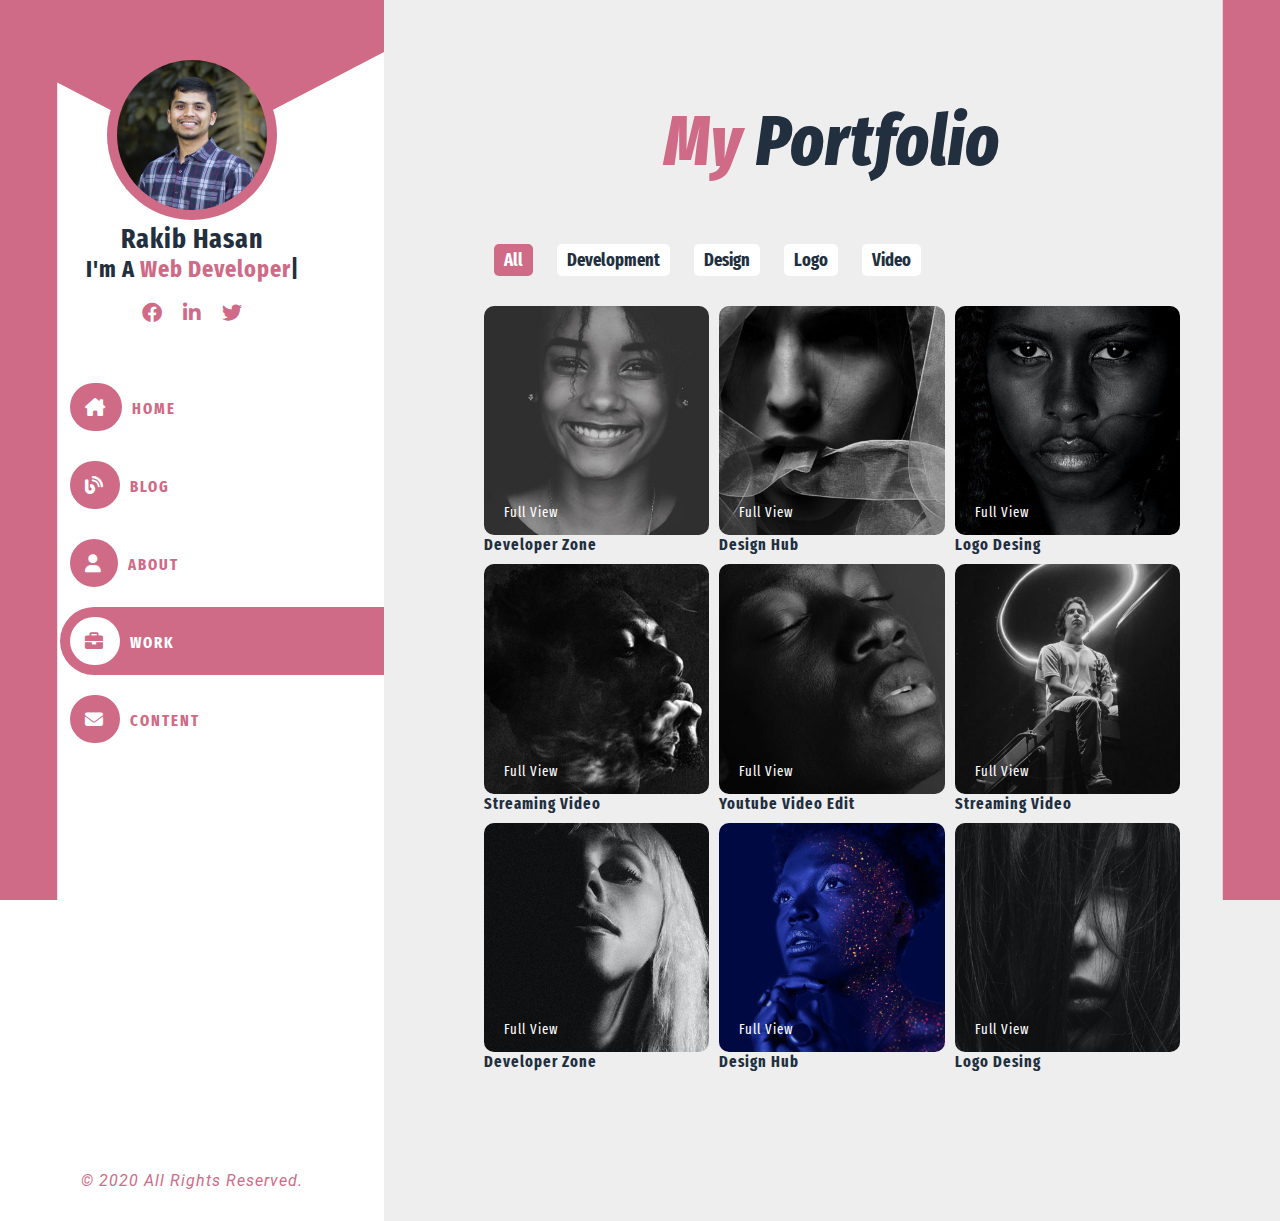
<file: work.html>
<!DOCTYPE html>
<html lang="en">
<head>
    <meta charset="UTF-8">
    <meta http-equiv="X-UA-Compatible" content="IE=edge">
    <meta name="viewport" content="width=device-width, initial-scale=1.0">
    <!-- Font Awsome Link  -->
    <link rel="stylesheet" href="assets/css/all.min.css">
    <link rel="stylesheet" href="assets/css/fontawesome.min.css">
    <!-- Lightbox 2  -->
    <link rel="stylesheet" href="assets/css/lightbox.min.css">
    <!-- Template Main Stylesheet  -->
    <link rel="stylesheet" href="assets/css/style.css">
    <!-- Favicon  -->
    <link rel="icon" type="image/x-icon" href="assets/images/favicon.png">
    <title>Rakib Hasan</title>
</head>
<body class="scrollbar">
    <!-- Preloder  -->
    <div id="preloder">
        <div class="line"></div>
    </div>
    <div class="slider1"></div>
    <div class="slider2"></div>
    <!-- The cursor elements --> 
    <div class="cursor-anim cursor--small"></div>
    <div class="wrapper">
        <!-- Burger Menu Icon  -->
        <div class="toggle-menu-icon">
            <span class="menu-toggle"><i class="fa-solid fa-bars"></i></span>
        </div>
        <!-- Header Starts -->
        <div class="menu-area">
            <header>
                <div class="header-content">
                    <div class="header-photo">
                        <span class="toggle-remove"><i class="fa-solid fa-xmark"></i></span>
                        <img src="assets/images/1.jpg" alt="My Profile">
                    </div>
                    <div class="header-section-divider"></div>
                    <h2>Rakib Hasan</h2>
                    <h3>
                        <span class="block-text">I'm a</span><span class="typing-text"></span><span class="cursor">|</span>
                    </h3>
                </div>
                <div class="header-social">
                    <a href="#" class="cursor-btn"><i class="fa-brands fa-facebook"></i></a>
                    <a href="#" class="cursor-btn"><i class="fa-brands fa-linkedin-in"></i></a>
                    <a href="#" class="cursor-btn"><i class="fa-brands fa-twitter"></i></a>
                </div>
                <!-- Primaiy Menu Links  -->
                <nav class="primary-menu">
                    <ul class="nav-links">
                        <li class="link"><a href="index.html" class="cursor-btn"><i class="fa-solid fa-house-chimney"></i>Home</a></li>
                        <li class="link"><a href="blog.html" class="cursor-btn"><i class="fa-solid fa-blog"></i>Blog</a></li>
                        <li class="link"><a href="about.html" class="cursor-btn"><i class="fa-solid fa-user "></i>About</a></li>
                        <li class="link"><a href="work.html" class="active cursor-btn"><i class="fa-solid fa-briefcase"></i>Work</a></li>
                        <li class="link"><a href="contact.html" class="cursor-btn"><i class="fa-solid fa-envelope"></i>Content</a></li>
                    </ul>
                </nav>
            </header>
            <div class="footer-text">
                <p class="copyright-text">© 2020 All rights reserved.</p>
            </div>
        </div>
        <!-- Header Ends -->
        <!-- Content / Work Start  -->
        <section class="portfolio-wrapper">
            <div class="page-title"><h1><span>My </span>Portfolio</h1></div>
            <div class="portfolio-content">
                <!-- Portfolio Category Button  -->
                <div class="portfolio-category">
                    <button class="portfolio-btn active cursor-btn" type="button" data-filter="all">all</button>
                    <button class="portfolio-btn cursor-btn" type="button" data-filter=".category-development">development</button>
                    <button class="portfolio-btn cursor-btn" type="button" data-filter=".category-design">design</button>
                    <button class="portfolio-btn cursor-btn" type="button" data-filter=".category-logo">logo</button>
                    <button class="portfolio-btn cursor-btn" type="button" data-filter=".category-video">video</button>
                </div>
                <!-- Portfolio items  -->
                <div class="container portfolio-item">
                    <!-- Portfolio 1 -->
                    <div class="mix category-development portfolio-tab" data-order="1">
                        <a href="assets/images/work1.jpg" data-lightbox="category-development" data-title="developer zone">
                            <div class="img-wrapper">
                                <img src="assets/images/work1.jpg" alt="work1">
                            </div>
                        </a>
                        <a class="portfolio-links cursor-btn" href="single-portfolio.html">full view</a>
                        <h3>developer zone</h3>
                    </div>
                    <!-- Portfolio 2 -->
                    <div class="mix category-design portfolio-tab" data-order="2">
                        <a href="assets/images/work2.jpg" data-lightbox="category-design" data-title="design hub">
                            <div class="img-wrapper">
                                <img src="assets/images/work2.jpg" alt="work2">
                            </div>
                        </a>
                        <a class="portfolio-links cursor-btn" href="single-portfolio.html">full view</a>
                        <h3>design hub</h3>
                    </div>
                    <!-- Portfolio 3 -->
                    <div class="mix category-logo portfolio-tab" data-order="3">
                        <a href="assets/images/work3.jpg" data-lightbox="category-logo" data-title="logo desing">
                            <div class="img-wrapper">
                                <img src="assets/images/work3.jpg" alt="work3">
                            </div>
                        </a>
                        <a class="portfolio-links cursor-btn" href="single-portfolio.html">full view</a>
                        <h3>logo desing</h3>
                    </div>
                    <!-- Portfolio 4 -->
                    <div class="mix category-logo portfolio-tab" data-order="4">
                        <a href="assets/images/work4.jpg" data-lightbox="category-logo" data-title="streaming video">
                            <div class="img-wrapper">
                                <img src="assets/images/work4.jpg" alt="work4">
                            </div>
                        </a>
                        <a class="portfolio-links cursor-btn" href="single-portfolio.html">full view</a>
                        <h3>streaming video</h3>
                    </div>
                    <!-- Portfolio 5 -->
                    <div class="mix  category-video portfolio-tab" data-order="5">
                        <a href="assets/images/work5.jpg" data-lightbox="category-video" data-title="Youtube Video Edit">
                            <div class="img-wrapper">
                                <img src="assets/images/work5.jpg" alt="work5">
                            </div>
                        </a>
                        <a class="portfolio-links cursor-btn" href="single-portfolio.html">full view</a>
                        <h3>Youtube Video Edit</h3>
                    </div>
                    <!-- Portfolio 6 -->
                    <div class="mix category-video portfolio-tab" data-order="6">
                        <a href="assets/images/work6.jpg" data-lightbox="category-video" data-title="streaming video">
                            <div class="img-wrapper">
                                <img src="assets/images/work6.jpg" alt="work6">
                            </div>
                        </a>
                        <a class="portfolio-links cursor-btn" href="single-portfolio.html">full view</a>
                        <h3>streaming video</h3>
                    </div>
                    <!-- Portfolio 7 -->
                    <div class="mix category-development portfolio-tab" data-order="1">
                        <a href="assets/images/work7.jpg" data-lightbox="category-development" data-title="developer zone">
                            <div class="img-wrapper">
                                <img src="assets/images/work7.jpg" alt="work7">
                            </div>
                        </a>
                        <a class="portfolio-links cursor-btn" href="single-portfolio.html">full view</a>
                        <h3>developer zone</h3>
                    </div>
                    <!-- Portfolio 8 -->
                    <div class="mix category-design portfolio-tab" data-order="2">
                        <a href="assets/images/work8.jpg" data-lightbox="category-design" data-title="design hub">
                            <div class="img-wrapper">
                                <img src="assets/images/work8.jpg" alt="work8">
                            </div>
                        </a>
                        <a class="portfolio-links cursor-btn" href="single-portfolio.html">full view</a>
                        <h3>design hub</h3>
                    </div>
                    <!-- Portfolio 9 -->
                    <div class="mix category-logo portfolio-tab" data-order="3">
                        <a href="assets/images/work9.jpg" data-lightbox="category-logo" data-title="logo desing">
                            <div class="img-wrapper">
                                <img src="assets/images/work9.jpg" alt="work9">
                            </div>
                        </a>
                        <a class="portfolio-links cursor-btn" href="single-portfolio.html">full view</a>
                        <h3>logo desing</h3>
                    </div>
                </div>
            </div>
        </section>
        <!-- Content / Work Ends  -->
        <!-- Mobile Menu(Bottom Mneu) Starts -->
        <div class="mobile-menu">
            <ul>
                <li ><a href="index.html"><i class="fa-solid fa-house-chimney"></i></a></li>
                <li ><a href="blog.html"><i class="fa-solid fa-blog"></i></a></li>
                <li ><a href="about.html"><i class="fa-solid fa-user "></i></a></li>
                <li ><a href="work.html" class="active"><i class="fa-solid fa-briefcase"></i></a></li>
                <li ><a href="contact.html"><i class="fa-solid fa-envelope"></i></a></li>
            </ul>
        </div>
        <!-- Mobile Menu(Bottom Mneu) Ends -->
    </div>
   <!-- GSApP min file -->
   <script src="assets/js/gsap.min.js"></script>
   <script src="assets/js/textplugin.min.js"></script>
   <!-- JQuery 3.6.0  -->
   <script src="assets/js/jquery.min.js"></script>
   <!-- Mixit Up  -->
   <script src="assets/js/mixitup.min.js"></script>
   <!-- Owl Carousel File  -->
   <script src="assets/js/owl.carousel.min.js"></script>
   <!-- Jquery Progressbar file  -->
   <script src="assets/js/jquery-migrate.min.js"></script>
   <script src="assets/js/jquery.waypoints.js"></script>
   <script src="assets/js/jquery.progresspbr.js"></script>
   <!-- Lightbox 2 -->
   <script src="assets/js/lightbox.min.js"></script>
   <!-- Template Main Script  -->
   <script src="assets/js/script.js"></script>
</body>
</html>
</file>
<file: assets/css/style.css>
/*
Template Name: Ali Handra - Minimal Portfolio 
Author: 504 team
File: Template Stylesheet
*/
/*******************************
1.General
2.Reusable Components
3.Header Style 
4.Home Content Style
5.About Content Style
6.Portfolio Content Style
7.Single Portfolio Content Style
8.Blog Section Style
9.Contact Page Style
10.Single Blog  Post Style
11.404 Pge Style 
12.Copy Right Text Style
13. Mobile Bottom Menu Style
14. Responsive Style
********************************/
/* Fonts */
@import url("https://fonts.googleapis.com/css2?family=Roboto&display=swap");
@import url("https://fonts.googleapis.com/css2?family=Fira+Sans+Extra+Condensed:ital,wght@0,300;0,400;0,700;0,900;1,400;1,800&family=Roboto&display=swap");
* {
  margin: 0;
  padding: 0;
}

/* Selection Color */
::-moz-selection {
  color: var(--light-color);
  background: var(--primary-color);
}
::selection {
  color: var(--light-color);
  background: var(--primary-color);
}

/* Color Variables */
:root {
  --bg-color: #eeeeee;
  --primary-color: #cf6a87;
  --secondory-color: #c23616;
  --text-color: #222f3e;
  --inner-text-color: #192a56;
  --shedow-color: #00000014;
  --light-color:#ffffff;
  --dark-color: black;
}

html {
  scroll-behavior: smooth;
}

body {
  background-color: var(--bg-color);
  -webkit-box-sizing: border-box;
          box-sizing: border-box;
  font-family: 'Roboto', sans-serif;
  position: relative;
  height: 100%;
  color: var(--text-color);
}

h1, h2, h3, h4, h5, h6 {
  font-family: 'Fira Sans Extra Condensed', sans-serif;
  text-transform: capitalize;
  color: var(--text-color);
  letter-spacing: 1px;
}

p {
  font-family: 'Roboto', sans-serif;
  text-transform: capitalize;
  font-size: 16px;
  line-height: 30px;
  font-weight: 400;
  color: var(--text-color);
  letter-spacing: 1px;
}

span {
  color: var(--text-color);
  font-family: 'Fira Sans Extra Condensed', sans-serif;
}

a {
  color: var(--text-color);
  font-family: 'Fira Sans Extra Condensed', sans-serif;
  letter-spacing: 1px;
}

.wrapper {
  display: -ms-grid;
  display: grid;
  -ms-grid-columns: 30% 70%;
      grid-template-columns: 30% 70%;
  height: 100%;
}

.page-title {
  font-size: 70px;
  color: var(--text-color);
  text-align: center;
  font-weight: 800;
  font-style: italic;
}

.page-title span {
  color: var(--primary-color);
}

/* ============================================
    Reusable Components
    ===========================================*/
/* Text Typing Effect Style */
h3 .block-text {
  display: inline-block;
}

.typing-text {
  color: var(--primary-color);
}

.toggle-menu-icon {
  display: none;
  margin: 10px 0;
  position: fixed;
  top: 0;
  left: 0;
  z-index: 9999;
}

.toggle-menu-icon i {
  color: var(--light-color);
}

.toggle-remove {
  display: block;
  text-align: end;
  opacity: 0;
  pointer-events: none;
}

.page-title h1 {
  font-size: 70px;
  color: var(--text-color);
  text-align: center;
  font-weight: 800;
  font-style: italic;
}

.page-title h1 span {
  color: var(--primary-color);
}

.btn {
  font-size: 16px;
  padding: 12px 25px;
  background-color: var(--primary-color);
  color: var(--light-color);
  display: inline-block;
  border-radius: 50px;
  text-decoration: none;
  text-transform: capitalize;
  font-weight: bold;
  border: 2px solid var(--primary-color);
  -webkit-transition: all 0.5s ease;
  transition: all 0.5s ease;
  letter-spacing: 1px;
}

.btn:hover {
  font-weight: bold;
  background-color: transparent;
  color: var(--primary-color);
  -webkit-box-shadow: 0 0 20px var(--primary-color);
          box-shadow: 0 0 20px var(--primary-color);
  opacity: 70%;
}

/* Owl carousel */
.owl-theme .owl-nav {
  margin-top: 0;
  position: absolute;
  top: 0;
  right: 10px;
}

.owl-theme .owl-nav button:hover {
  background: var(--primary-color) !important;
  color: var(--light-color);
  text-decoration: none;
  -webkit-transition: all 0.5s ease;
  transition: all 0.5s ease;
}

.owl-carousel .owl-nav button.owl-next, .owl-carousel .owl-nav button.owl-prev, .owl-carousel button.owl-dot {
  background: var(--light-color);
  color: var(--primary-color);
  border: none;
  padding: 10px;
  font: inherit;
  border-radius: 5px;
  -webkit-box-shadow: 0 0 20px var(--shedow-color);
          box-shadow: 0 0 20px var(--shedow-color);
}

.owl-stage-outer {
  padding-top: 50px;
}

.owl-theme .owl-nav {
  margin-top: 0px !important;
}

/* cursor animation */
.cursor-anim {
  position: fixed;
  left: 0;
  top: 0;
  pointer-events: none;
}

.cursor--small {
  width: 50px;
  height: 50px;
  left: -25px;
  top: -25px;
  border-radius: 50%;
  z-index: 9999999;
  background: var(--primary-color);
  -webkit-transition: 0.1s;
  transition: 0.1s;
  opacity: 50%;
}

.cursor-hover {
  opacity: 100%;
  background-color: transparent;
  -webkit-box-shadow: 0 0 20px var(--primary-color);
          box-shadow: 0 0 20px var(--primary-color);
}

/* Preloder */
#preloder {
  min-height: 120vh;
  width: 100%;
  z-index: 100;
  background-color: var(--primary-color);
  position: fixed;
  z-index: 99999999;
}

#preloder .line {
  height: 50px;
  width: 1px;
  background-color: var(--light-color);
  position: absolute;
  top: 45%;
  left: 50%;
  -webkit-animation: lineGlow 0.8s infinite alternate;
          animation: lineGlow 0.8s infinite alternate;
  z-index: 9999999999;
}

@-webkit-keyframes lineGlow {
  from {
    height: 10px;
  }
  to {
    height: 50px;
  }
}

@keyframes lineGlow {
  from {
    height: 10px;
  }
  to {
    height: 50px;
  }
}

.slider1 {
  position: fixed;
  background-color: var(--primary-color);
  top: 0;
  left: 0;
  width: 50%;
  height: 100%;
  z-index: 9999999;
}

.slider2 {
  position: fixed;
  background-color: var(--primary-color);
  top: 0;
  left: 50%;
  width: 50%;
  height: 100%;
  z-index: 9999999;
}

.scrollbar {
  overflow-x: hidden;
  overflow-y: hidden;
}

/* ============================================
    Header Style 
    ==========================================*/
.menu-area {
  height: 100%;
  background-color: var(--light-color);
  position: relative;
  z-index: 99999;
  -webkit-transform: translateX(0%);
          transform: translateX(0%);
  min-height: 120vh;
}

.menu-area .header-content h2 {
  margin-top: 70px;
  text-align: center;
  font-size: 28px;
  font-family: 'Fira Sans Extra Condensed', sans-serif;
}

.menu-area .header-content h3 {
  text-align: center;
  overflow: hidden;
  font-size: 24px;
  font-family: 'Fira Sans Extra Condensed', sans-serif;
}

.menu-area .header-content h3 .block-text {
  color: var(--text-color);
}

.menu-area .header-content h3 .typing-text {
  color: var(--primary-color);
}

.menu-area .header-social {
  display: -webkit-box;
  display: -ms-flexbox;
  display: flex;
  -webkit-box-pack: center;
      -ms-flex-pack: center;
          justify-content: center;
  -webkit-box-align: center;
      -ms-flex-align: center;
          align-items: center;
  height: 20px;
  padding-top: 20px;
}

.menu-area .header-social a {
  text-decoration: none;
  color: var(--primary-color);
  padding: 5px;
  border-radius: 50%;
  margin: 0 5px;
  -webkit-transition: all 0.5s ease;
  transition: all 0.5s ease;
}

.menu-area .header-social a i {
  font-size: 20px;
}

.header-photo {
  background-color: var(--primary-color);
  height: 50px;
  position: relative;
}

.header-photo img {
  position: absolute;
  top: 100%;
  left: 50%;
  -webkit-transform: translate(-50%);
          transform: translate(-50%);
  height: 150px;
  padding: 10px;
  background-color: var(--primary-color);
  border-radius: 50%;
  z-index: 4;
}

/* Header Shap Devider*/
.header-section-divider {
  -webkit-clip-path: polygon(0 0, 100% 0, 100% calc(100% - 100px), 50% 100%, 0 calc(100% - 99px));
          clip-path: polygon(0 0, 100% 0, 100% calc(100% - 100px), 50% 100%, 0 calc(100% - 99px));
  background: var(--primary-color);
  height: 100px;
  border-top: 2px solid var(--primary-color);
}

/* Primary Menu Style */
header .primary-menu {
  margin-left: 50px;
  margin-top: 50px;
  z-index: 99999999;
}

header .primary-menu .nav-links {
  list-style: none;
}

header .primary-menu .nav-links li {
  margin: 10px 0;
  display: -webkit-box;
  display: -ms-flexbox;
  display: flex;
  -webkit-box-align: center;
      -ms-flex-align: center;
          align-items: center;
}

header .primary-menu .nav-links li a {
  color: var(--primary-color);
  font-family: 'Fira Sans Extra Condensed', sans-serif;
  text-transform: uppercase;
  letter-spacing: 2px;
  font-size: 16px;
  font-weight: bold;
  text-decoration: none;
  padding: 10px;
  -webkit-transition: all 0.5s ease;
  transition: all 0.5s ease;
  margin-left: 10px;
  border-radius: 50px 0 0 50px;
  width: 100%;
  transition: all 0.5s ease;
}

header .primary-menu .nav-links li a:hover {
  background-color: var(--primary-color);
  color: var(--light-color);
}

header .primary-menu .nav-links li a:hover i {
  color: var(--primary-color);
  background-color: var(--light-color);
}

header .primary-menu .nav-links li i {
  padding: 15px;
  background-color: var(--primary-color);
  color: var(--light-color);
  border-radius: 50px;
  font-size: 18px;
  -webkit-transition: all 0.5s ease;
  transition: all 0.5s ease;
  margin-right: 10px;
}

header .primary-menu .nav-links li a.active {
  background-color: var(--primary-color);
  color: var(--light-color);
}

header .primary-menu .nav-links li a.active i {
  color: var(--primary-color);
  background-color: var(--light-color);
}

/*================================================
    Home Content Style
    =============================================*/
.home-content {
  display: -webkit-box;
  display: -ms-flexbox;
  display: flex;
  -webkit-box-align: center;
      -ms-flex-align: center;
          align-items: center;
  -webkit-box-orient: vertical;
  -webkit-box-direction: normal;
      -ms-flex-direction: column;
          flex-direction: column;
  padding: 18rem 0;
}

.home-content h1 {
  font-size: 70px;
  text-transform: capitalize;
  font-weight: 800;
  font-style: italic;
  text-align: center;
}

.home-content h1 span {
  color: var(--primary-color);
}

.home-content h3 {
  font-size: 24px;
  font-weight: bold;
  text-align: center;
  overflow: hidden;
  padding-top: 25px;
}

.home-content h3 .block-text {
  color: var(--text-color);
}

.home-content h3 .typing-text {
  color: var(--primary-color);
}

.home-content .home-buttons a {
  margin: 50px 15px;
}

/*================================================
    About Content Style
    =============================================*/
.about-content {
  padding: 100px;
}

.about-content .introduction {
  padding: 50px 0;
  display: -ms-grid;
  display: grid;
  -ms-grid-columns: 1fr 1fr;
      grid-template-columns: 1fr 1fr;
}

.about-content .introduction p {
  padding-right: 50px;
  font-size: 16px;
  font-family: 'Roboto', sans-serif;
}

.about-content .introduction ul {
  list-style: none;
  padding-left: 50px;
  display: -webkit-box;
  display: -ms-flexbox;
  display: flex;
  -webkit-box-orient: vertical;
  -webkit-box-direction: normal;
      -ms-flex-direction: column;
          flex-direction: column;
  -webkit-box-pack: center;
      -ms-flex-pack: center;
          justify-content: center;
}

.about-content .introduction ul li {
  font-size: 16px;
  margin: 10px 0;
}

.about-content .introduction ul li span {
  font-weight: bold;
}

.about-content .section-title h2 {
  font-size: 36px;
  color: var(--text-color);
  text-transform: capitalize;
  text-align: center;
  font-weight: 800;
  font-style: italic;
}

.about-content .section-title h2 span {
  color: var(--primary-color);
}

.about-content .services-wrapper {
  padding: 50px 0;
}

.about-content .services-wrapper .services {
  padding-top: 25px;
  display: -ms-grid;
  display: grid;
  -ms-grid-columns: 1fr 1fr;
      grid-template-columns: 1fr 1fr;
}

.about-content .services-wrapper .services .services-list {
  padding: 25px 0;
  margin-right: 10px;
}

.about-content .services-wrapper .services .services-list i {
  font-size: 38px;
  color: var(--primary-color);
}

.about-content .services-wrapper .services .services-list h3 {
  display: inline-block;
  font-size: 20px;
  text-transform: uppercase;
}

.about-content .services-wrapper .services .services-list p {
  font-size: 16px;
  text-transform: capitalize;
  padding: 10px 0;
}

.about-content .progressbar {
  width: 104%;
  margin-top: 5px;
  margin-bottom: 8px;
  border: 1px solid var(--primary-color);
  border-radius: 25px;
  position: relative;
  background-color: var(--bg-color);
}

.about-content .proggress {
  height: 8px;
  width: 8px;
  margin: 1px;
  background-color: var(--primary-color);
}

.about-content .percentCount {
  float: right;
  margin-top: -42px;
  clear: both;
  font-weight: 700;
  font-size: 16px;
  color: var(--primary-color);
}

.about-content .skrills {
  display: -ms-grid;
  display: grid;
  -ms-grid-columns: 1fr 1fr;
      grid-template-columns: 1fr 1fr;
  padding: 50px 0;
}

.about-content .skrills .coding-skrill {
  margin-right: 20px;
}

.about-content .skrills .coding-skrill h3 {
  padding-bottom: 20px;
  text-transform: capitalize;
  color: var(--text-color);
}

.about-content .skrills .design-skrill {
  margin-left: 20px;
}

.about-content .skrills .design-skrill h3 {
  padding-bottom: 20px;
  text-transform: capitalize;
  color: var(--text-color);
}

.about-content .single-progressbar h4 {
  font-size: 16px;
  font-weight: normal;
  margin-bottom: 20px;
}

.about-content .testimonials-wrapper .section-title h2 {
  color: var(--primary-color);
}

.about-content .testimonials-wrapper .testimonials {
  padding-top: 50px;
  padding-bottom: 50px;
}

.about-content .testimonials-wrapper .testimonials .owl-carousel .item {
  padding: 20px;
  margin: 20px;
  border-radius: 10px;
  background-color: var(--light-color);
  -webkit-box-shadow: 0 0 20px var(--shedow-color);
          box-shadow: 0 0 20px var(--shedow-color);
}

.about-content .testimonials-wrapper .testimonials .owl-carousel .item .author-info {
  display: -webkit-box;
  display: -ms-flexbox;
  display: flex;
  -webkit-box-pack: start;
      -ms-flex-pack: start;
          justify-content: start;
  -webkit-box-align: end;
      -ms-flex-align: end;
          align-items: end;
}

.about-content .testimonials-wrapper .testimonials .owl-carousel .item .author-info .img {
  width: 80px;
}

.about-content .testimonials-wrapper .testimonials .owl-carousel .item .author-info .img img {
  width: 80px;
  border-radius: 50%;
  -webkit-box-shadow: 0 0 20px var(--shedow-color);
          box-shadow: 0 0 20px var(--shedow-color);
}

.about-content .testimonials-wrapper .testimonials .owl-carousel .item .author-info .info {
  padding-left: 10px;
}

.about-content .testimonials-wrapper .testimonials .owl-carousel .item .author-info .info .author {
  color: var(--primary-color);
  font-weight: bold;
  text-transform: capitalize;
  font-size: 18px;
}

.about-content .testimonials-wrapper .testimonials .owl-carousel .item .author-info .info .author-position {
  font-style: italic;
  font-size: 14px;
  font-weight: lighter;
  color: var(--text-color);
}

.about-content .testimonials-wrapper .testimonials .owl-carousel .item .testimonial-text p {
  padding: 20px 20px;
  font-size: 16px;
  text-transform: capitalize;
  color: var(--text-color);
}

.about-content .testimonials-wrapper .testimonials .owl-carousel .item .testimonial-text .testimonial-icon {
  display: -webkit-box;
  display: -ms-flexbox;
  display: flex;
  -webkit-box-align: center;
      -ms-flex-align: center;
          align-items: center;
  -webkit-box-pack: end;
      -ms-flex-pack: end;
          justify-content: end;
}

.about-content .testimonials-wrapper .testimonials .owl-carousel .item .testimonial-text .testimonial-icon i {
  font-size: 50px;
  color: var(--primary-color);
  margin-top: -50px;
}

.about-content .client-wrapper .section-title h2 {
  color: var(--primary-color);
}

.about-content .client-wrapper .client .owl-two .item {
  background-color: var(--light-color);
  border-radius: 10px;
  margin: 10px;
  display: -webkit-box;
  display: -ms-flexbox;
  display: flex;
  -webkit-box-align: center;
      -ms-flex-align: center;
          align-items: center;
  -webkit-box-pack: center;
      -ms-flex-pack: center;
          justify-content: center;
  -webkit-box-shadow: 0 0 20px var(--shedow-color);
          box-shadow: 0 0 20px var(--shedow-color);
}

.about-content .client-wrapper .client .owl-two .item .brand-logo {
  width: 100px;
}

.about-content .client-wrapper .client .owl-two .item .brand-logo img {
  width: 100%;
  height: auto;
}

/*================================================
    Portfolio Content Style
    =============================================*/
.portfolio-wrapper {
  padding: 100px;
}

.portfolio-content {
  padding: 50px 0;
}

.portfolio-category {
  margin-bottom: 20px;
}

.portfolio-category button {
  text-transform: capitalize;
  font-family: 'Fira Sans Extra Condensed', sans-serif;
  font-weight: bold;
  border: none;
  padding: 5px 10px;
  background-color: var(--light-color);
  margin: 10px;
  color: var(--text-color);
  border-radius: 5px;
  font-size: 18px;
  -webkit-transition: all 0.5s ease;
  transition: all 0.5s ease;
}

.portfolio-category button:hover {
  background-color: var(--primary-color);
  color: var(--light-color);
  padding: 5px 10px;
}

.portfolio-category button.active {
  background-color: var(--primary-color);
  color: var(--light-color);
  padding: 5px 10px;
}

/* Lightbox Style */
.lb-outerContainer {
  border-radius: 10px;
}

.lightbox .lb-image {
  border-radius: 10px;
}

.lb-data .lb-caption {
  color: var(--light-color);
  font-size: 22px;
  text-transform: capitalize;
  font-family: 'Fira Sans Extra Condensed', sans-serif;
}

.container {
  display: -ms-grid;
  display: grid;
  -ms-grid-columns: (minmax(210px, 1fr))[auto-fill];
      grid-template-columns: repeat(auto-fill, minmax(210px, 1fr));
  grid-gap: 10px;
}

.container .portfolio-tab .img-wrapper {
  border-radius: 10px;
  overflow: hidden;
  position: relative;
}

.container .portfolio-tab .img-wrapper img {
  width: 100%;
  -webkit-transition: all 0.5s ease;
  transition: all 0.5s ease;
  -webkit-box-sizing: border-box;
          box-sizing: border-box;
  -webkit-transform: scale(1.1);
          transform: scale(1.1);
}

.container .portfolio-tab .img-wrapper:hover img {
  -webkit-transform: scale(1.2) rotate(-10deg);
          transform: scale(1.2) rotate(-10deg);
}

.container .portfolio-tab:hover .portfolio-links {
  opacity: 1;
  visibility: visible;
  background-color: var(--primary-color);
}
.portfolio-tab{
  position: relative;
}
.portfolio-links {
  position: absolute;
  bottom: 30px;
  left: 10px;
  text-transform: capitalize;
  font-family: 'Fira Sans Extra Condensed', sans-serif;
  color: var(--light-color);
  -webkit-transition: all 0.5s ease;
  transition: all 0.5s ease;
  font-size: 14px;
  padding: 3px 10px;
  text-decoration: none;
  display: inline-block;
}

.container .portfolio-tab h3 {
  font-size: 16px;
  text-transform: capitalize;
  font-family: 'Fira Sans Extra Condensed', sans-serif;
}

/*================================================
    Single Portfolio Content Style
    =============================================*/
.single-portfolio-wrapper {
  max-width: 1400px;
}

.single-portfolio-wrapper .page-title h1 {
  text-align: left;
  font-size: 50px;
}

.single-portfolio-wrapper {
  padding: 100px;
}

.single-portfolio {
  padding-top: 50px;
}

.single-portfolio p {
  text-align: left;
  font-size: 16px;
  text-transform: capitalize;
  line-height: 35px;
}

.single-portfolio .project-info {
  padding-top: 50px;
  display: -webkit-box;
  display: -ms-flexbox;
  display: flex;
  -webkit-box-pack: start;
      -ms-flex-pack: start;
          justify-content: start;
  -webkit-box-align: center;
      -ms-flex-align: center;
          align-items: center;
}

.single-portfolio .project-info .project-thumb img {
  max-width: 150px;
  height: auto;
  border: 4px solid var(--primary-color);
}

.single-portfolio .project-info .project-overview {
  padding-left: 50px;
}

.single-portfolio .project-info .project-overview ul {
  list-style: none;
  margin: 0;
  padding: 0;
}

.single-portfolio .project-info .project-overview ul li {
  text-transform: capitalize;
  padding: 5px 0;
}

.single-portfolio .project-info .project-overview ul li span {
  font-weight: bold;
}

.single-portfolio .project-description {
  padding-top: 50px;
}

.single-portfolio .project-description h2 {
  padding-bottom: 1px;
  text-transform: capitalize;
  font-size: 28px;
}

.single-portfolio .project-description p {
  padding: 10px 0;
  text-transform: capitalize;
  line-height: 35px;
}

.single-portfolio .project-video {
  padding-top: 50px;
}

.single-portfolio .project-video .project-video-wrapper {
  position: relative;
  cursor: pointer;
}

.single-portfolio .project-video .project-video-wrapper img {
  width: 100%;
  border: 4px solid var(--primary-color);
  -webkit-box-sizing: border-box;
          box-sizing: border-box;
}

.single-portfolio .project-video .project-video-wrapper .project-video-btn {
  position: absolute;
  top: 50%;
  left: 50%;
  -webkit-transform: translate(-50%, -50%);
          transform: translate(-50%, -50%);
  display: -webkit-box;
  display: -ms-flexbox;
  display: flex;
  -webkit-box-pack: center;
      -ms-flex-pack: center;
          justify-content: center;
  -webkit-box-align: center;
      -ms-flex-align: center;
          align-items: center;
  width: 50px;
  height: 50px;
  text-decoration: none;
  background-color: var(--primary-color);
  border-radius: 50%;
  -webkit-animation: btnGlow 1s infinite alternate;
          animation: btnGlow 1s infinite alternate;
}

.single-portfolio .project-video .project-video-wrapper .project-video-btn i {
  font-size: 20px;
  color: var(--light-color);
}

@-webkit-keyframes btnGlow {
  form {
    -webkit-box-shadow: 0 0 0px var(--primary-color);
            box-shadow: 0 0 0px var(--primary-color);
  }
  to {
    -webkit-box-shadow: 0 0 20px 10px var(--primary-color);
            box-shadow: 0 0 20px 10px var(--primary-color);
  }
}

@keyframes btnGlow {
  form {
    -webkit-box-shadow: 0 0 0px var(--primary-color);
            box-shadow: 0 0 0px var(--primary-color);
  }
  to {
    -webkit-box-shadow: 0 0 20px 10px var(--primary-color);
            box-shadow: 0 0 20px 10px var(--primary-color);
  }
}

.single-portfolio .project-video .project-main-video {
  z-index: 9999999;
  display: none;
}

.single-portfolio .project-video .project-main-video .remove-video {
  display: block;
  text-align: right;
  color: var(--light-color);
  padding-bottom: 10px;
}

.single-portfolio .project-video .project-main-video .remove-video i {
  font-size: 38px;
  cursor: pointer;
}

.single-portfolio .project-video .video-background-shedow {
  display: none;
  position: absolute;
  width: 100%;
  height: 100%;
  top: 0;
  left: 0;
  z-index: 999999;
  background-color: var(--primary-color);
}

.single-portfolio .project-content {
  padding-top: 50px;
}

.single-portfolio .project-content .content-inner {
  margin: 20px 0;
  padding-left: 30px;
  border-left: 4px solid var(--primary-color);
}

.single-portfolio .project-content .content-inner p {
  padding: 10px 0;
  text-transform: capitalize;
  font-style: italic;
}

.single-portfolio .project-content p {
  padding: 10px 0;
  text-transform: capitalize;
}

.single-portfolio .recent-project-wrapper {
  padding-top: 50px;
}

.single-portfolio .recent-project-wrapper h2 {
  text-transform: capitalize;
  font-size: 28px;
}

.single-portfolio .recent-project-wrapper .recent-projent {
  padding-top: 30px;
  display: -ms-grid;
  display: grid;
  -ms-grid-columns: 1fr 1fr;
      grid-template-columns: 1fr 1fr;
  grid-gap: 10px;
}

.single-portfolio .recent-project-wrapper .recent-projent .recent-project-single {
  overflow: hidden;
  position: relative;
}

.single-portfolio .recent-project-wrapper .recent-projent .recent-project-single a img {
  width: 100%;
  -webkit-box-sizing: border-box;
          box-sizing: border-box;
  -webkit-transform: scale(1.1);
          transform: scale(1.1);
}

.single-portfolio .recent-project-wrapper .recent-projent .recent-project-single .recent-project-single-hover {
  position: absolute;
  top: 0;
  left: 0;
  width: 100%;
  height: 100%;
  background-color: var(--primary-color);
  opacity: 0;
  visibility: hidden;
  -webkit-transition: all 0.5s ease;
  transition: all 0.5s ease;
}

.single-portfolio .recent-project-wrapper .recent-projent .recent-project-single .recent-project-single-hover a {
  display: -webkit-box;
  display: -ms-flexbox;
  display: flex;
  -webkit-box-pack: center;
      -ms-flex-pack: center;
          justify-content: center;
  -webkit-box-align: center;
      -ms-flex-align: center;
          align-items: center;
  width: 100%;
  height: 100%;
  text-decoration: none;
}

.single-portfolio .recent-project-wrapper .recent-projent .recent-project-single .recent-project-single-hover a i {
  font-size: 22px;
  color: var(--light-color);
}

.single-portfolio .recent-project-wrapper .recent-projent .recent-project-single:hover .recent-project-single-hover {
  opacity: 1;
  visibility: visible;
}

.single-portfolio .project-tags {
  padding-top: 50px;
}

.single-portfolio .project-tags h2 {
  font-size: 28px;
  text-transform: capitalize;
  margin-bottom: 10px;
}

.single-portfolio .project-tags a {
  padding: 10px 20px;
  margin: 5px;
  background-color: var(--light-color);
  display: inline-block;
  border-radius: 5px;
  text-decoration: none;
  font-size: 18px;
  -webkit-transition: all 0.5s ease;
  transition: all 0.5s ease;
}

.single-portfolio .project-tags a:hover {
  background-color: var(--primary-color);
  color: var(--light-color);
}

/* =================================================
    Blog Section Style
    ================================================*/
.blog-wrapper {
  padding: 100px;
}

.blog-section-content {
  display: -ms-grid;
  display: grid;
  -ms-grid-columns: 1fr 1fr 1fr;
      grid-template-columns: 1fr 1fr 1fr;
  grid-gap: 20px;
  padding-top: 50px;
}

.blog-section-content .blog-card {
  margin-top: 20px;
}

.blog-section-content .blog-card a .blog-thumbnail {
  overflow: hidden;
  border-radius: 10px;
}

.blog-section-content .blog-card a .blog-thumbnail img {
  width: 100%;
  -webkit-transform: scale(1.1);
          transform: scale(1.1);
  -webkit-transition: all 0.5s ease;
  transition: all 0.5s ease;
}

.blog-section-content .blog-card a:hover .blog-thumbnail img {
  -webkit-transform: scale(1.2) rotate(-5deg);
          transform: scale(1.2) rotate(-5deg);
}

.blog-section-content .blog-card .date {
  font-size: 16px;
  padding-top: 10px;
  display: inline-block;
}

.blog-section-content .blog-card .blog-card-title {
  text-decoration: none;
}

.blog-section-content .blog-card .blog-card-title h2 {
  text-transform: capitalize;
  font-size: 26px;
  color: var(--text-color);
  -webkit-transition: all 0.5s ease;
  transition: all 0.5s ease;
}

.blog-section-content .blog-card .blog-card-title:hover h2 {
  color: var(--primary-color);
}

.blog-section-content .blog-card .read-more-btn {
  text-decoration: none;
  display: inline-block;
  text-transform: capitalize;
  color: var(--text-color);
  display: -webkit-box;
  display: -ms-flexbox;
  display: flex;
  -webkit-box-pack: start;
      -ms-flex-pack: start;
          justify-content: start;
  -webkit-box-align: center;
      -ms-flex-align: center;
          align-items: center;
  -webkit-transition: all 0.5s ease;
  transition: all 0.5s ease;
  padding-top: 5px;
}

.blog-section-content .blog-card .read-more-btn i {
  padding-left: 5px;
  -webkit-transition: all 0.5s ease;
  transition: all 0.5s ease;
}

.blog-section-content .blog-card .read-more-btn:hover {
  color: var(--primary-color);
}

.blog-section-content .blog-card .read-more-btn:hover i {
  color: var(--primary-color);
  padding-left: 10px;
}

.pagination {
  padding-top: 50px;
}

.pagination ul {
  list-style: none;
  display: -webkit-box;
  display: -ms-flexbox;
  display: flex;
  -webkit-box-align: center;
      -ms-flex-align: center;
          align-items: center;
}

.pagination ul li a {
  padding: 10px;
  display: inline-block;
  text-decoration: none;
  margin: 3px;
  border: 1px solid var(--text-color);
  color: var(--text-color);
  font-weight: bold;
  text-transform: capitalize;
  letter-spacing: 1px;
  -webkit-transition: all 0.5s ease;
  transition: all 0.5s ease;
}

.pagination ul li a:hover {
  background-color: var(--text-color);
  color: var(--light-color);
}

.pagination ul li a.active {
  background-color: var(--text-color);
  color: var(--light-color);
}

/* =================================================
    Contact Page Style
    ================================================*/
.contact-wrapper {
  padding: 100px;
}

.contact-wrapper .contact {
  padding-top: 50px;
  display: -ms-grid;
  display: grid;
  -ms-grid-columns: 35% 65%;
      grid-template-columns: 35% 65%;
}

.contact-wrapper .contact .contact-info {
  display: -webkit-box;
  display: -ms-flexbox;
  display: flex;
  -webkit-box-pack: justify;
      -ms-flex-pack: justify;
          justify-content: space-between;
  -webkit-box-align: center;
      -ms-flex-align: center;
          align-items: center;
  -webkit-box-orient: vertical;
  -webkit-box-direction: normal;
      -ms-flex-direction: column;
          flex-direction: column;
}

.contact-wrapper .contact .contact-info .contact-info-single {
  background-color: var(--light-color);
  display: -webkit-box;
  display: -ms-flexbox;
  display: flex;
  -webkit-box-pack: center;
      -ms-flex-pack: center;
          justify-content: center;
  -webkit-box-align: center;
      -ms-flex-align: center;
          align-items: center;
  -webkit-box-orient: vertical;
  -webkit-box-direction: normal;
      -ms-flex-direction: column;
          flex-direction: column;
  height: 100%;
  width: 100%;
  border-radius: 10px;
  margin-bottom: 20px;
}

.contact-wrapper .contact .contact-info .contact-info-single i {
  font-size: 38px;
  color: var(--primary-color);
}

.contact-wrapper .contact .contact-info .contact-info-single span {
  margin-top: 20px;
  font-size: 16px;
  text-transform: capitalize;
  font-weight: bold;
  padding: 0 10px;
  text-align: center;
  font-family: 'Roboto', sans-serif;
}

.contact-wrapper .contact .contact-info .contact-info-single:last-child {
  margin-bottom: 0;
}

.contact-wrapper .contact .contact-form {
  padding-left: 20px;
}

.contact-wrapper .contact .contact-form .contact-map {
  border-radius: 10px;
}

.contact-wrapper .contact .contact-form .contact-map .google-map {
  height: 100%;
  width: 100%;
  border-radius: 10px;
}

.contact-wrapper .contact .contact-form form {
  -webkit-box-sizing: border-box;
          box-sizing: border-box;
}

.contact-wrapper .contact .contact-form form input, .contact-wrapper .contact .contact-form form button, .contact-wrapper .contact .contact-form form textarea {
  display: block;
  width: 100%;
  height: auto;
  padding: 15px 10px;
  border: 1px solid var(--primary-color);
  border-radius: 5px;
  outline: none;
  margin: 10px 0;
  -webkit-box-sizing: border-box;
          box-sizing: border-box;
}

.contact-wrapper .contact .contact-form form input::-webkit-input-placeholder {
  text-transform: capitalize;
  color: var(--text-color);
  font-weight: bold;
  font-family: 'Roboto', sans-serif;
  letter-spacing: 1px;
}

.contact-wrapper .contact .contact-form form input:-ms-input-placeholder {
  text-transform: capitalize;
  color: var(--text-color);
  font-weight: bold;
  font-family: 'Roboto', sans-serif;
  letter-spacing: 1px;
}

.contact-wrapper .contact .contact-form form input::-ms-input-placeholder {
  text-transform: capitalize;
  color: var(--text-color);
  font-weight: bold;
  font-family: 'Roboto', sans-serif;
  letter-spacing: 1px;
}

.contact-wrapper .contact .contact-form form input::placeholder {
  text-transform: capitalize;
  color: var(--text-color);
  font-weight: bold;
  font-family: 'Roboto', sans-serif;
  letter-spacing: 1px;
}

.contact-wrapper .contact .contact-form form textarea {
  text-transform: capitalize;
  color: var(--text-color);
  font-weight: bold;
  font-family: 'Roboto', sans-serif;
  letter-spacing: 1px;
}

.contact-wrapper .contact .contact-form form button {
  text-transform: capitalize;
  color: var(--light-color);
  font-weight: bold;
  background-color: var(--primary-color);
  font-family: 'Roboto', sans-serif;
  letter-spacing: 1px;
  margin-bottom: 0;
  cursor: pointer;
  -webkit-transition: all 0.5s ease;
  transition: all 0.5s ease;
}

.contact-wrapper .contact .contact-form form button:hover {
  background-color: var(--light-color);
  color: var(--primary-color);
}

/* =================================================
    Single Blog  Post Style
    ================================================*/
.single-blog-post-wrapper {
  padding: 100px;
}

.single-blog-post-wrapper .post-thumbnail {
  margin-bottom: 20px;
  overflow: hidden;
}

.single-blog-post-wrapper .post-thumbnail img {
  width: 100%;
  -webkit-transform: scale(1.1);
          transform: scale(1.1);
}

.single-blog-post-wrapper .post-content h2 {
  text-transform: capitalize;
  letter-spacing: 1px;
  margin-bottom: 20px;
  font-size: 28px;
}

.single-blog-post-wrapper .post-content h3 {
  text-transform: capitalize;
  letter-spacing: 1px;
  margin-bottom: 20px;
  font-size: 24px;
}

.single-blog-post-wrapper .post-content .inner-post-centent {
  padding-bottom: 20px;
}

.single-blog-post-wrapper .post-content .inner-post-centent p {
  padding-left: 20px;
  border-left: 4px solid var(--primary-color);
}

.single-blog-post-wrapper .post-content p {
  text-transform: capitalize;
  line-height: 35px;
  letter-spacing: 1px;
  padding: 10px 0;
}

.single-blog-post-wrapper .post-sheare-social {
  padding: 20px 0;
}

.single-blog-post-wrapper .post-sheare-social h3 {
  text-transform: capitalize;
  letter-spacing: 1px;
  margin-bottom: 10px;
  font-size: 24px;
}

.single-blog-post-wrapper .post-sheare-social a {
  padding-right: 10px;
  text-decoration: none;
}

.single-blog-post-wrapper .post-sheare-social a i {
  font-size: 24px;
  -webkit-transition: all 0.5s ease;
  transition: all 0.5s ease;
}

.single-blog-post-wrapper .post-sheare-social a:hover i {
  color: var(--primary-color);
}

/*=================================================
    404 Pge Style 
 ==================================================*/
.content-404 {
  display: -webkit-box;
  display: -ms-flexbox;
  display: flex;
  -webkit-box-align: center;
      -ms-flex-align: center;
          align-items: center;
  -webkit-box-orient: vertical;
  -webkit-box-direction: normal;
      -ms-flex-direction: column;
          flex-direction: column;
  padding-top: 14rem;
}

.content-404 h4 {
  text-transform: capitalize;
  font-size: 24px;
  padding-top: 20px;
}

.content-404 a {
  text-transform: capitalize;
  color: var(--primary-color);
  padding-top: 10px;
}

/* =================================================
    Copy Right Text Style
    ================================================*/
.footer-text {
  text-align: center;
  position: absolute;
  bottom: 25px;
  left: 50%;
  width: 100%;
  -webkit-transform: translate(-50%);
          transform: translate(-50%);
}

.footer-text p.copyright-text {
  color: var(--primary-color);
  font-weight: normal;
  font-style: italic;
}

/* =================================================
    Mobile Bottom Menu Style
    ================================================*/
.mobile-menu {
  display: none;
  position: fixed;
  bottom: 0;
  left: 0;
  width: 100%;
  height: auto;
}

.mobile-menu ul {
  display: -webkit-box;
  display: -ms-flexbox;
  display: flex;
  -webkit-box-align: center;
      -ms-flex-align: center;
          align-items: center;
  -ms-flex-pack: distribute;
      justify-content: space-around;
  list-style: none;
}

.mobile-menu ul li a {
  border-radius: 50px 50px 0 0;
  display: inline-block;
  padding: 10px;
}

.mobile-menu ul li a i {
  font-size: 18px;
  padding: 15px;
  border-radius: 50%;
  background-color: var(--primary-color);
  color: var(--light-color);
}

.mobile-menu ul li a:hover {
  background-color: var(--primary-color);
}

.mobile-menu ul li a:hover i {
  background-color: var(--light-color);
  color: var(--primary-color);
}

.mobile-menu ul li a.active {
  background-color: var(--primary-color);
}

.mobile-menu ul li a.active i {
  background-color: var(--light-color);
  color: var(--primary-color);
}

/* ================================================================================================*/
/* Responsive Style
/* ================================================================================================*/
@media only screen and (max-width: 912px) {
  body {
    padding-bottom: 50px;
  }
  .wrapper {
    display: unset;
  }
  /* Menu Top Cross Button */
  span.toggle-remove {
    opacity: 1;
    pointer-events: inherit;
    cursor: pointer;
  }
  span.toggle-remove i {
    font-size: 24px;
    padding: 10px;
    color: var(--light-color);
  }
  /* Burger Mneu Button */
  .toggle-menu-icon {
    display: unset;
    margin: 10px 0;
  }
  .toggle-menu-icon span.menu-toggle {
    display: inline-block;
    background-color: var(--primary-color);
    color: var(--light-color);
    border-radius: 0 50px 50px 0;
    font-size: 24px;
    padding: 15px;
  }
  /* Menu Sectin */
  .menu-area {
    -webkit-transform: translateX(-150%);
            transform: translateX(-150%);
    position: absolute;
    height: 100%;
    top: 0;
    width: 70%;
    -webkit-transition: all 0.5s ease;
    transition: all 0.5s ease;
  }
  .header-photo {
    height: 50px;
  }
  .mobile-menu {
    display: unset !important;
    z-index: 9999;
    background-color: var(--bg-color);
    padding-top: 5px;
  }
  /* Home Content */
  .home-content {
    display: -webkit-box;
    display: -ms-flexbox;
    display: flex;
    -webkit-box-pack: center;
        -ms-flex-pack: center;
            justify-content: center;
    -webkit-box-align: center;
        -ms-flex-align: center;
            align-items: center;
    text-align: center;
  }
  .home-content h1 {
    font-size: 50px;
  }
  /* About Us */
  .about-content {
    padding: 100px 20px;
  }
  .about-content .introduction {
    padding: 20px 0;
  }
  .about-content .services {
    padding: 50px 0;
  }
  .about-content .testimonials-wrapper .testimonials {
    padding-top: 20px;
    padding-bottom: 20px;
  }
  .about-content .skrills {
    padding: 50px 0 40px;
  }
  /* Portfolio */
  .portfolio-wrapper {
    padding: 100px 20px;
  }
  .blog-wrapper {
    padding: 20px;
    padding-top: 50px;
  }
  .single-blog-post-wrapper {
    padding: 20px;
    padding-top: 50px;
  }
  .contact-wrapper {
    padding: 20px;
    padding-top: 50px;
  }
}

@media only screen and (max-width: 720px) {
  .mobile-menu {
    display: unset !important;
    padding-top: 5px;
    background-color: var(--bg-color);
  }
  .menu-area {
    width: 100%;
  }
  .home-content {
    text-align: center;
    display: -webkit-box;
    display: -ms-flexbox;
    display: flex;
    -webkit-box-pack: center;
        -ms-flex-pack: center;
            justify-content: center;
    -ms-flex-line-pack: center;
        align-content: center;
  }
  .home-buttons a {
    margin: 10px 5px;
  }
  .page-title h1 {
    font-size: 50px;
  }
  .about-content .introduction {
    display: unset;
  }
  .about-content .introduction ul {
    padding-left: 0;
    padding-top: 20px;
    padding-bottom: 20px;
  }
  .single-portfolio-wrapper {
    padding: 100px 20px;
  }
  .blog-section-content {
    -ms-grid-columns: 1fr 1fr;
        grid-template-columns: 1fr 1fr;
  }
  .contact-wrapper .contact {
    display: -ms-grid;
    display: grid;
    -ms-grid-columns: 100%;
        grid-template-columns: 100%;
  }
  .contact-info-single {
    padding: 40px 0;
  }
  .contact-info {
    margin-bottom: 20px;
  }
  .contact-wrapper .contact .contact-form {
    padding-left: 0;
  }
}

@media only screen and (max-width: 620px) {
  .introduction-wapper {
    margin-top: 20px;
  }
  .about-content .services .services-wrapper {
    display: unset;
  }
  .about-content .services .services-wrapper .services-list {
    margin-right: 0;
  }
  .about-content .services-wrapper .services .services-list h3 {
    display: block;
  }
  .about-content .skrills {
    display: unset;
  }
  .about-content .skrills .coding-skrill {
    margin-right: 0;
    margin-top: 50px;
  }
  .about-content .skrills .design-skrill {
    margin-left: 0;
    margin-top: 50px;
  }
  .about-content .testimonials-wrapper .testimonials .owl-carousel .item .testimonial-text .testimonial-icon {
    -webkit-box-pack: center;
        -ms-flex-pack: center;
            justify-content: center;
  }
  .about-content .testimonials-wrapper .testimonials .owl-carousel .item .testimonial-text .testimonial-icon p {
    padding: 10px;
  }
  .about-content .testimonials-wrapper .testimonials .owl-carousel .item .testimonial-text .testimonial-icon i {
    margin-top: 0;
  }
  .blog-section-content {
    -ms-grid-columns: 1fr;
        grid-template-columns: 1fr;
  }
}
/*# sourceMappingURL=style.css.map */
</file>
